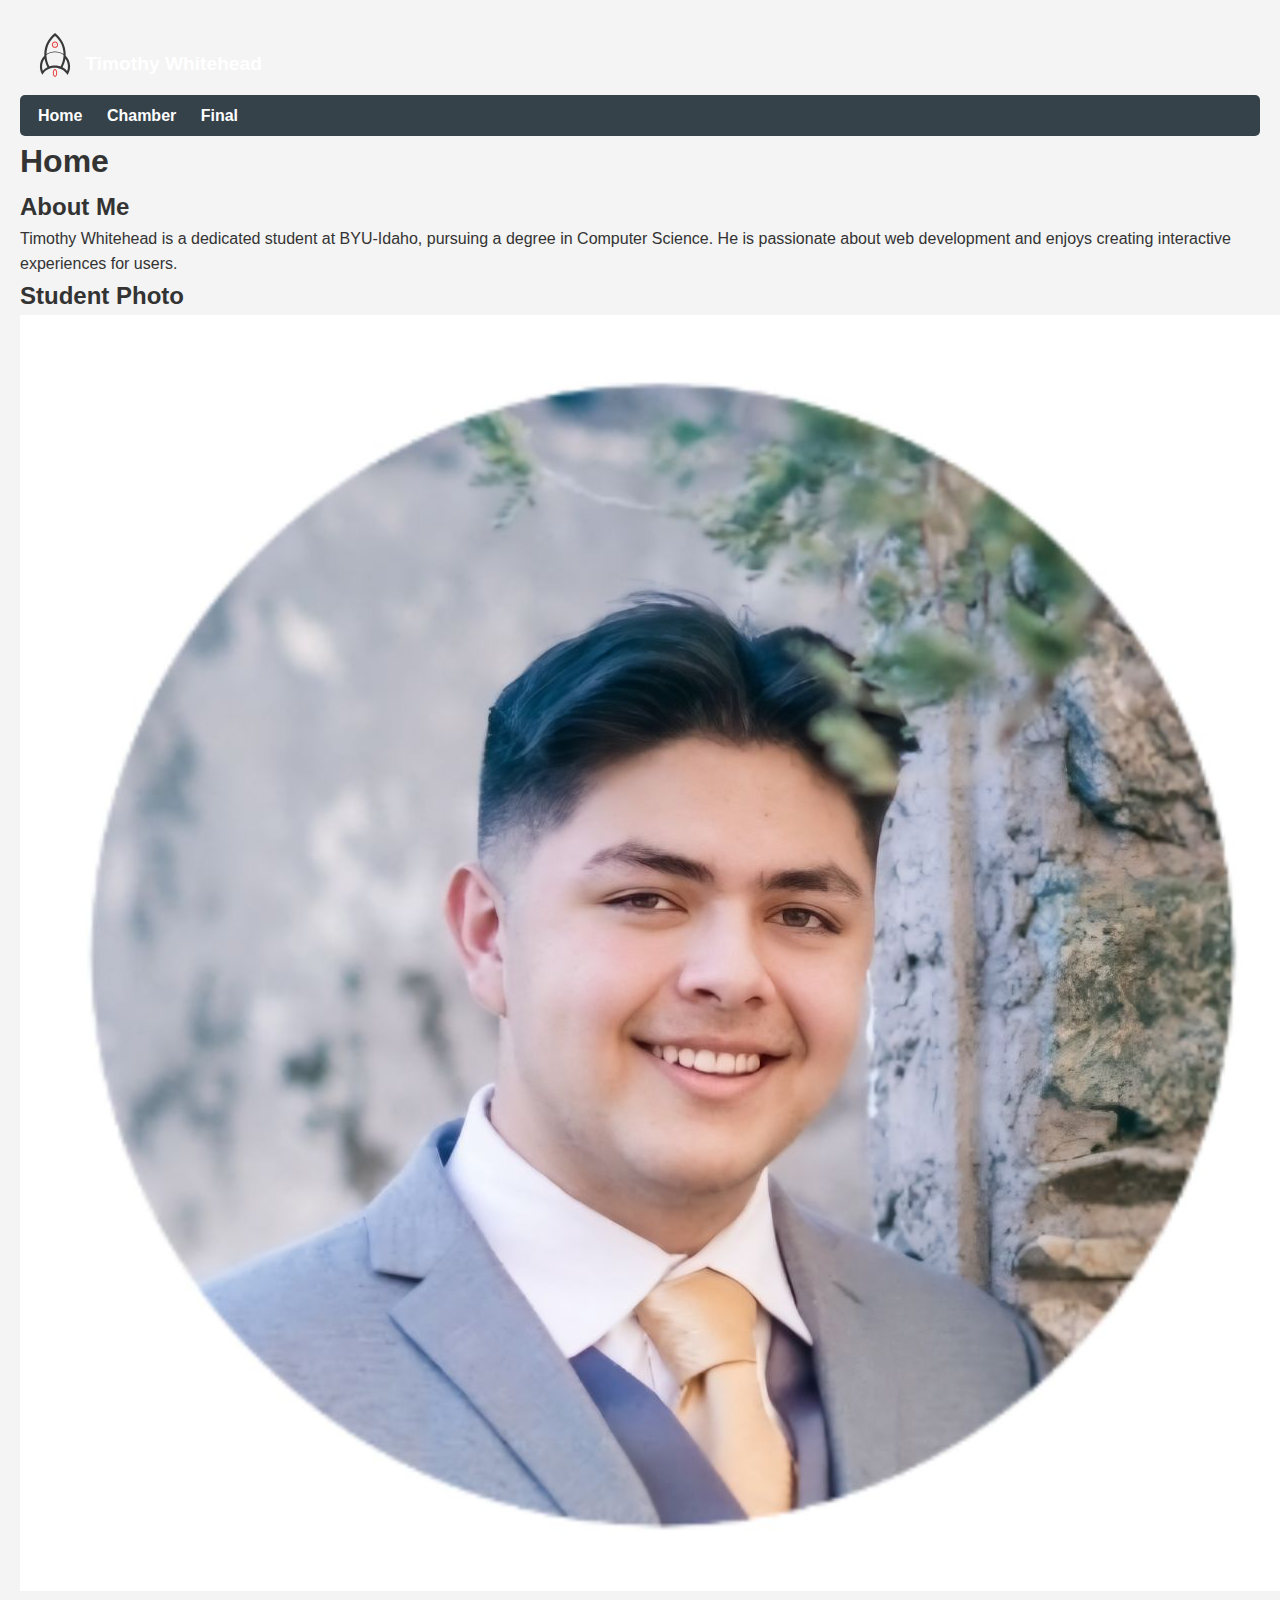
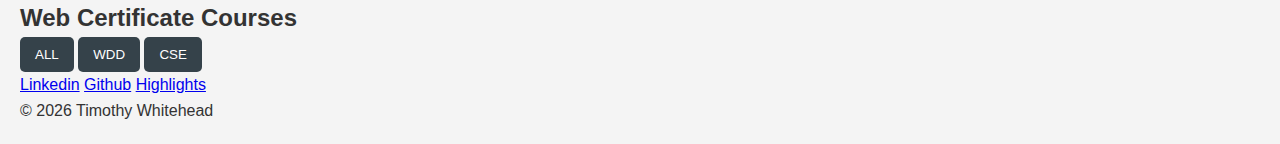
<file: index.html>
<!DOCTYPE html>
<html lang="en">
<head>
    <!-- quick notes -->
    <!-- img max size is 125kB -->
    <meta charset="UTF-8">
    <meta name="viewport" content="width=device-width, initial-scale=1.0">
    <meta description="This is the home page of the website.">
    <meta author="Timothy Whitehead">
    <title>Home Page</title>
    <link rel="stylesheet" href="styles/index.css">
    <script src="scripts/index.js" defer></script>
</head>
<body>
    <header>
        <!-- header needs logo, name, and hamburger menu -->
        <img class="logo" src="images/index_rocket.svg" alt="Logo"> Timothy Whitehead
        <span class="hamburger-menu">&#9776;</span>
    </header>
    <nav>
        <ul>
            <li><a href="index.html">Home</a></li>
            <li><a href="Chamber.html">Chamber</a></li>
            <li><a href="Final.html">Final</a></li>
        </ul>
    </nav>
    <main>
        <h1>Home</h1>
        <section>
            <h2>About Me</h2>
            <p>Timothy Whitehead is a dedicated student at BYU-Idaho, pursuing a degree in Computer Science. He is passionate about web development and enjoys creating interactive experiences for users.</p>
        </section>
        <section>
            <h2>Student Photo</h2>
            <img class="student_photo" src="images/student_photo.jpg" alt="Student Photo">
        </section>
        <section>
            <h2>Web Certificate Courses</h2>
            
            <button class="ALL">ALL</button>
            <button class="WDD">WDD</button>
            <button class="CSE">CSE</button>
            <span>
                <p class="ALL WDD">WDD130</p>
                <p class="ALL WDD">WDD131</p>
                <p class="ALL WDD">WDD231</p>
                <p class="ALL CSE">CSE110</p>
                <p class="ALL CSE">CSE111</p>
                <p class="ALL CSE">CSE210</p>
            </span>
            
        </section>
    </main>
    <footer>
        <ul>
            <span id="linkedin"><a href="https://www.linkedin.com/t-whitehead/">Linkedin</a></span>
            <span id="github"><a href="https://www.github.com/timowhit/">Github</a></span>
            <span id="careers"><a href="https://www.timowhit.github.com/Careers/">Highlights</a></span>
        </ul>
        <span id="currentyear">&copy; Timothy Whitehead</span>
    </footer>
</html>
</file>
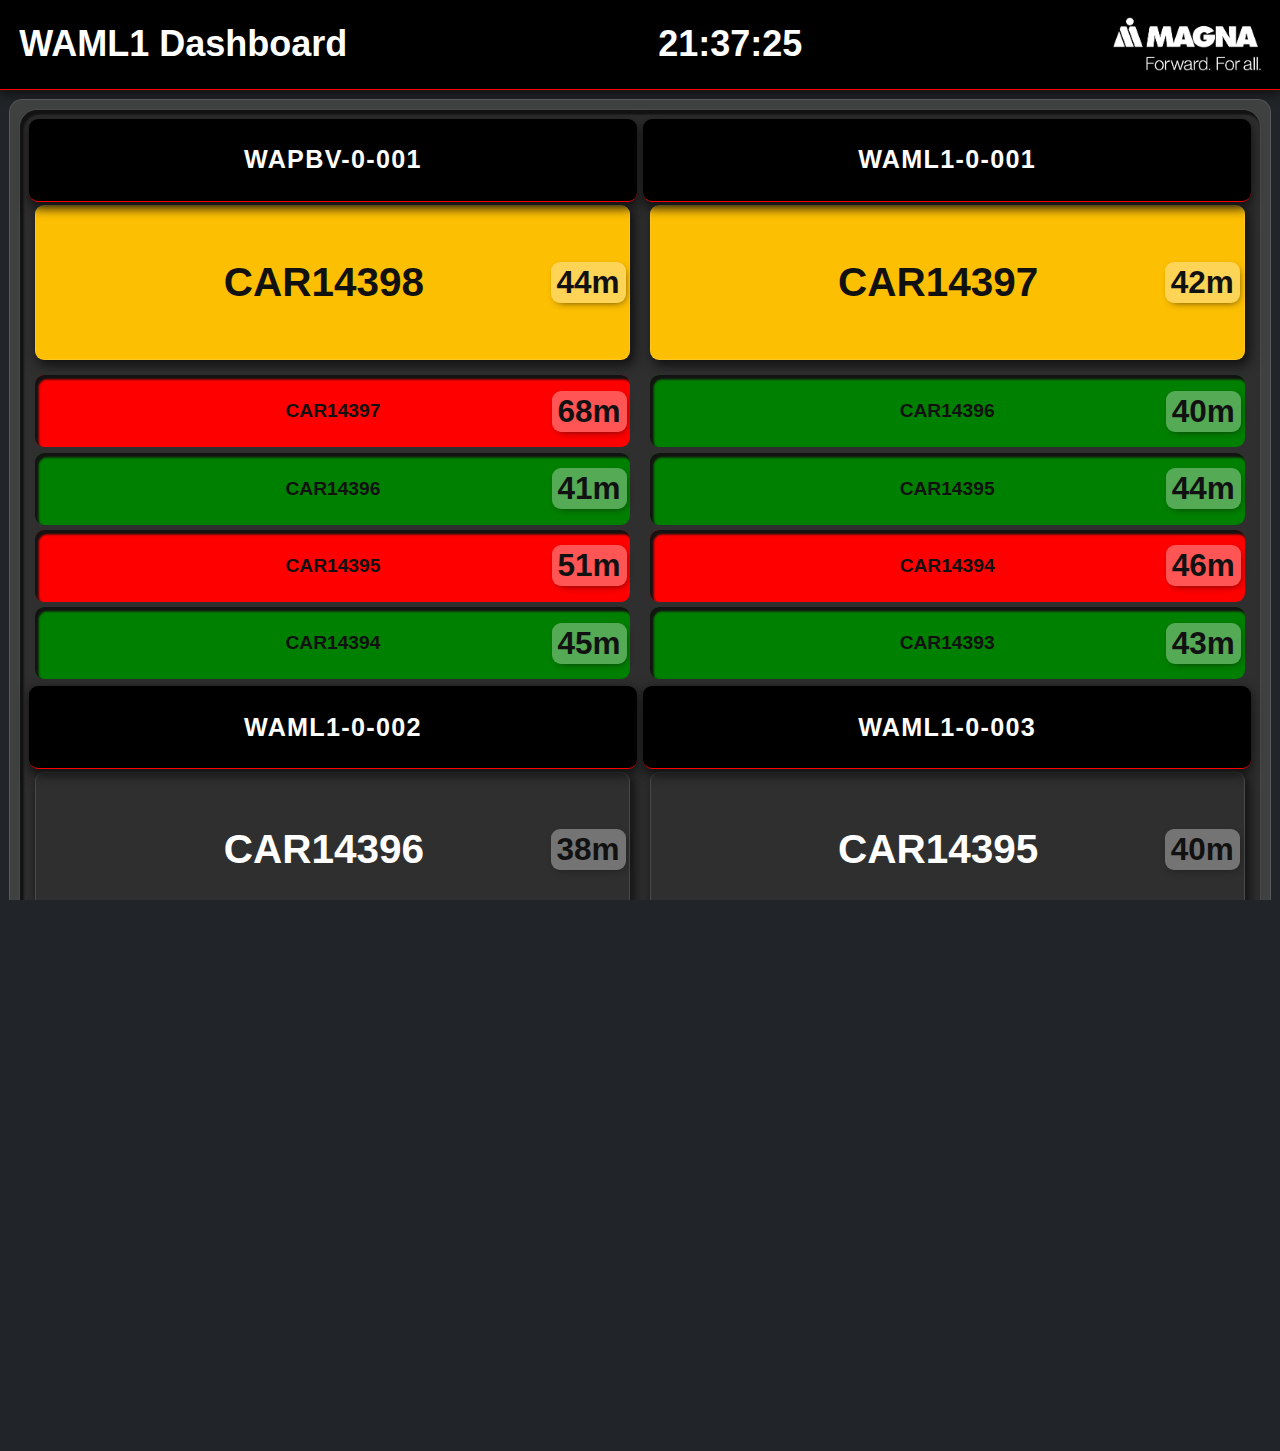
<file: magnadashboard.html>
<!DOCTYPE html>
<html lang="en">
<head runat="server">
    <meta charset="utf-8" />
    <meta name="viewport" content="width=device-width, initial-scale=1" />
    <meta name="description" content="Magna Steyr Mesa Dashboard Wireframe" />
    <meta name="author" content="Timothy A. Whitehead" />
    <title>Magna Steyr Mesa - Dashboard Wireframe</title>
    <style>
       
        body, html, form {
            height: 100%;               
            margin: 0;                  
            padding: 0;                 
            background-color: #212529;  
            color: white;               
            font-family: Arial, sans-serif;
            overflow: auto;           
        }
        body::-webkit-scrollbar, html::-webkit-scrollbar, form::-webkit-scrollbar {
            width: 0px;                
        }

        .bg-surface { background-color: #212529 !important; } 
        .bg-dark { background-color: #212529 !important; }    
        .bg-black { background-color: #000000 !important; }  
        .bg-accent { background-color: #2e73c7 !important; }   
        .bg-darkblue { background-color: #2e73c7 !important; }

        header {
            height: 7vh;
            background-color: #000000 !important;
            box-shadow: 0vw 0.5vh 1.2vh 1px var(--shadow);
            border-bottom: 0.2vh solid var(--red);
        }

        header .header-left,
        header .header-center,
        header .header-right {
            display: flex;     
            align-items: center;
            font-size: 4vh;
        }

       
        header .header-left {
            font-weight: bold;     
            color: white;   
            white-space: nowrap;    
        }

        header .header-center {
            justify-content: center;
            color: white;
        }

        .header-logo {
            height: 6vh; 
            width: auto;        
        }


        .dashboard-content {
            overflow: hidden;     
            flex: 1;               
            min-height: 0;           
        }

        .display-4 {
            font-size: clamp(1.5rem, 2.5vw, 2.5rem);
            font-weight: 600;      
        }

        .display-5 {
            font-size: clamp(0.9rem, 1.5vw, 1.5rem);
            font-weight: 600;  
        }

        .fw-bold { font-weight: bold !important; }     
        .text-black { color: #333 !important; }         
        .text-center { text-align: center; }            
        .text-end { text-align: right; }      

        .d-flex { display: flex !important; }        
        .flex-column { flex-direction: column !important; } 
        .flex-grow-1 {                                 
            flex-grow: 1 !important;
            max-height: 3000px;        
        }
        .vh-100 { height: 100vh !important; }          
        .h-100 { height: 100% !important; }   

        
        .row {
            margin-right: 0 !important; 
            margin-left: 0 !important;
        }

        .container-fluid {
            overflow-x: hidden;       
        }

        .col, .col-12 {
            flex: 1 0 0%;              
            padding-right: 0.5rem;      
            padding-left: 0.5rem;      
        }

        .col-12 {
            flex: 0 0 100%;            
            max-width: 100%;            
        }

        h1 {font-size: 2.8vh;}
        
        .gap { height: 1vh; }
        .g-2 { gap: clamp(0.25rem, 0.5vw, 0.5rem); }   
        .p-1 { padding: 1vh !important; } 
        .p-2 { padding: 1vh !important; }
        .py-2 {                                         
            padding-top: clamp(0.5rem, 1vw, 1rem) !important;
            padding-bottom: clamp(0.5rem, 1vw, 1rem) !important;
        }
        .px-3 {                                         
            padding-left: clamp(0.75rem, 1.5vw, 1.5rem) !important;
            padding-right: clamp(0.75rem, 1.5vw, 1.5rem) !important;
        }
        .mt-2 { margin-top: clamp(0.5rem, 1vw, 1rem) !important; }  
        .mb-2 { margin-bottom: clamp(0.5rem, 1vw, 1rem) !important; } 
        .mb-0 { margin-bottom: 0 !important; }      

        
        .align-items-center { align-items: center !important; }         
        .justify-content-center { justify-content: center !important; }   
        .justify-content-between { justify-content: space-between !important; } 

        .card {   
            border-radius: 1vw;       
            overflow: hidden;
        }

        .card-header {
            padding: clamp(0.4rem, 0.8vh, 0.8rem) clamp(0.75rem, 1.5vw, 1.5rem); 
            height:15%;
        }

        .card-body {
            padding: clamp(0.5rem, 1vw, 1rem); 
            height: 60%;
        }

        
        .table {
            width: 100%; 
            height: 100%; 
            table-layout: fixed;
            margin-bottom: 0; 
            border-collapse: collapse; 
        }
                       
        .tv-grid th,
        .tv-grid td {
            font-size: clamp(2.2rem, 2.5vw, 3.5rem);
            font-weight: 800;
            padding: 1.8rem 1.2rem;
            line-height: 1.1;
        }

        .tv-grid tbody tr {
           height: 12vh;
        }

        .tv-grid thead th {
        font-size: clamp(3.6rem, 4vw, 5rem);
        letter-spacing: 0.1vw;
        height: 8vh;
         }


        .table thead th {
            background-color: #000000; 
            color: white;              
            font-weight: bold;         
            border-color: #666;       
            height: clamp(2.5rem, 4vh, 4rem); 
        }

        
        .table tbody tr {
            height: 10vh;
        }


        .table tbody tr.empty-row {
            opacity: 0.5;              
        }

        .table tbody tr:hover {
            background-color: #2a2e32; 
        }

        
        .table tbody tr.on-time {
            background-color: #1a5928 !important;
        }

        .table tbody tr.warning {
            background-color: #8b6914 !important;
        }

        .table tbody tr.Overcycle {
            background-color: #ff1a1a !important;
        }

        .card-body .d-flex .justify-content-center .align-items-center {
            height: fit-content; 
        }

        .good { background-color: var(--green) !important; }
        .bad { background-color: var(--red) !important; }

        /* Scrollbar styles for gridview container */
        .gridview-container {
            overflow-y: auto;         
            overflow-x: hidden;        
            height: 100%;             
            position: relative;
            background: var(--bg-page);
            padding: .75rem;
            border: 0.1vw solid var(--glass);
            border-radius: 1vw;
        }
       
        .gridview-container::-webkit-scrollbar {
            width: 0px;            
        }

        /* Root colors tuned to your screenshot */
        :root{
        --bg-page: #3f4040;
        --bg-card: #2b2b2b;
        --bg-header: #1f1f1f;
        --text: #fff;
        --glass: #ffffff22;
        --shadow:#141313;
        --yellow: #FDBF02;  /* yellow top */
        --red: #FF0000;     /* red rows */
        --green: #008000;    /* green rows */
        }

        /* 4 equal columns, responsive down to 2/1 columns */
        .lines-grid{
        display: grid;
        grid-template-columns: repeat(4, 1fr);
        gap: 0.5vh 0.5vw;               /* spacing between columns */
        border: 0.1vw solid var(--glass);     /* outer frame */
        border-radius: 2vh;
        background: #2f2f2f;
        box-shadow: inset 0.3vh 0.4vh 2px 1px var(--shadow);
        padding: 1vh;
        }

        @media (max-width: 1700px){
        .lines-grid{ grid-template-columns: repeat(3, 1fr); }
        }
        @media (max-width: 1300px){
        .lines-grid{ grid-template-columns: repeat(2, 1fr); }
        }
        @media (max-width: 870px){
        .lines-grid{ grid-template-columns: 1fr; }
        }

        /* Each “line” column */
        .line-col{
        display: grid;
        gap: 0.1vh;
        }

        /* Column header */
        .line-header{
        background: var(--bg-header);
        text-align: center;
        padding: .6rem .4rem;
        letter-spacing: 0.1vw;
        border-radius: 1vh;
        z-index: 10;
        }

        /* Base cell */
        .cell{
        position: relative;
        display: grid;
        place-items: center;
        height: 8vh;
        font-weight: 700;
        font-size: 1.5vw;
        text-align: center;
        box-shadow: inset 0.3vh 0.4vh 2px 1px var(--shadow);
        border-radius: 1vh;
        margin: 0.25vh 0.5vw;
        }

        /* Top combined cell with side/right time bar */
        .cell-top{
            grid-template-columns: 1fr 2vh; /* big area + right time */
            align-items: stretch;
            height: 17vh;
            font-size: 4.5vh;
            border: 0.1vw solid var(--glass);
            box-shadow: 0.3vw 0.5vh 1.2vh 1px var(--shadow);
            z-index: 5;
        }
        .cell-top .cell-main{
        display: grid;
        place-items: center;
        }
        /* Row ages on non-top cells (right rail look) */
        .cell .age{
        position: absolute;
        right: 0.3vw;
        font-weight: 600;
        color: #111;
        background: #ffffff55;
        padding: 2px 6px;
        border-radius: 1vh;
        font-size: 3.5vh;
        box-shadow: 0.2vh 0.3vh 1vh -0.5vh var(--shadow);
        }

        /* Color helpers */
        .bg-yellow{ background: var(--yellow); color: #111; }
        .bg-red{ background: var(--red); color: #111; }
        .bg-green{ background: var(--green); color: #111; }

        /* KPI footer row */
        .kpi-row{
            padding: 0.5vh;
            margin: 1vh 4vw;
            border: 0.1vw solid var(--glass);
            border-radius: 2vh;
            background: #2b2b2b;
            display: grid;
            grid-template-columns: repeat(4, 1fr);
        }

        .kpi-head{
        background: var(--bg-header);
        color: #fff;
        font-weight: 700;
        font-size: 2.6vh;
        text-align: center;
        padding: .4rem .25rem;
        margin: 0.5vh 1.5vw;
        border-bottom: 0.2vh solid var(--red);
        border-radius: 2vh;
        }

        .kpi-val{
            background: var(--bg-page);
            text-align: center;
            font-weight: 800;
            font-size: 8vh;
            margin: 0.1vh 1.2vw;
            margin-bottom: 1vh;
            box-shadow: 0.3vh 0.5vh 4px 3px var(--bg-header);
            border: 0.1vw solid var(--glass);
            border-radius: 1vw;
        }

        footer {
            display: flex;
            justify-content: center;
            align-items: center;
            margin-top: 1vh;
        }

        #currentYear {
            font-size: 1.5vh;
            color: var(--glass);
            margin: 0;
        }
    </style>
</head>
<body>
    <header class="bg-black text-white py-2 px-3 d-flex align-items-center justify-content-between shadow">
        
        <div class="header-left fw-bold display-4">WAML1 Dashboard</div>        
       
        <div class="header-center display-4 text-center flex-grow-1">
            <span id="lblTime"></span>
        </div>
                
        <div class="header-right text-end">
            <img src="images/Magnalog.png" alt="Magna Steyr Logo" class="header-logo" />
        </div>
    </header>

    <main class="dashboard-content container-fluid d-flex flex-column p-2">
        <!-- ====================================== -->
        <!-- DATA GRID SECTION                      -->
        <!-- ====================================== -->
        <div class="grid-section flex-grow-1" style="position: relative;">
            <div class="card shadow-lg d-flex flex-column bg-dark h-100">
                <div class="card-body p-1 gridview-container">
                    <!-- ========================================= -->
                    <!-- GRID SECTION                              -->
                    <!-- ========================================= -->
                    <div class="lines-grid">

                        <!-- Column 1 Header -->
                        <section class="line-col">
                        <header class="line-header">
                            <h1>WAPBV-0-001</h1>
                        </header>

                        <!-- Column 1 Current Car -->
                        <div class="cell cell-top bg-yellow">
                            <div class="cell-main">CAR14398 <span class="age">44m</span></div>
                        </div>

                        <!-- Gap -->
                        <span class="gap"></span>

                        <!-- Column 1 Past Cars -->
                        <div class="cell bg-red">CAR14397 <span class="age">68m</span></div>
                        <div class="cell bg-green">CAR14396 <span class="age">41m</span></div>
                        <div class="cell bg-red">CAR14395 <span class="age">51m</span></div>
                        <div class="cell bg-green">CAR14394 <span class="age">45m</span></div>
                        </section>

                        <!-- Column 2 Header -->
                        <section class="line-col">
                        <header class="line-header">
                            <h1>WAML1-0-001</h1>
                        </header>

                        <!-- Column 2 Current Car -->
                        <div class="cell cell-top bg-yellow">
                            <div class="cell-main">CAR14397<span class="age">42m</span></div>
                        </div>
                        
                        <!-- Gap -->
                        <span class="gap"></span>
                        
                        <!-- Column 2 Past Cars -->
                        <div class="cell bg-green">CAR14396 <span class="age">40m</span></div>
                        <div class="cell bg-green">CAR14395 <span class="age">44m</span></div>
                        <div class="cell bg-red">CAR14394 <span class="age">46m</span></div>
                        <div class="cell bg-green">CAR14393 <span class="age">43m</span></div>
                        </section>

                        <!-- Column 3 Header -->
                        <section class="line-col">
                        <header class="line-header">
                            <h1>WAML1-0-002</h1>
                        </header>
                        
                        <!-- Column 3 Current Car -->
                        <div class="cell cell-top bg-transparent">
                            <div class="cell-main">CAR14396<span class="age">38m</span></div>
                        </div>
                        
                        <!-- Gap -->
                        <span class="gap"></span>
                        
                        <!-- Column 3 Past Cars -->
                        <div class="cell bg-green">CAR14395 <span class="age">45m</span></div>
                        <div class="cell bg-red">CAR14394 <span class="age">48m</span></div>
                        <div class="cell bg-red">CAR14393 <span class="age">80m</span></div>
                        <div class="cell bg-red">CAR14392 <span class="age">51m</span></div>
                        </section>

                        <!-- Column 4 Header -->
                        <section class="line-col">
                        <header class="line-header">
                            <h1>WAML1-0-003</h1>
                        </header>

                        <!-- Column 4 Current Car -->
                        <div class="cell cell-top bg-transparent">
                            <div class="cell-main">CAR14395<span class="age">40m</span></div>
                        </div>

                        <!-- Gap -->
                        <span class="gap"></span>

                        <!-- Column 4 Past Cars -->
                        <div class="cell bg-green">CAR14394 <span class="age">40m</span></div>
                        <div class="cell bg-green">CAR14393 <span class="age">42m</span></div>
                        <div class="cell bg-green">CAR14392 <span class="age">43m</span></div>
                        <div class="cell bg-green">CAR14391 <span class="age">43m</span></div>
                        </section>
                    </div>
                </div>
                <!-- ========================================= -->
                <!-- KPI SECTION                               -->
                <!-- ========================================= -->
                <div class="kpi-row">
                    <!-- KPI Header 1 -->
                    <div class="kpi-head">Target</div>
                    <!-- KPI Header 2 -->
                    <div class="kpi-head">Actual</div>
                    <!-- KPI Header 3 -->
                    <div class="kpi-head">FTC</div>
                    <!-- KPI Header 4 -->
                    <div class="kpi-head">Overcycle</div>


                    <!-- KPI Value 1 -->
                    <div id="kpi1" class="kpi-val">10</div>
                    <!-- KPI Value 2 -->
                    <div id="kpi2" class="kpi-val">5</div>
                    <!-- KPI Value 3 -->
                    <div id="kpi3" class="kpi-val">87%</div>
                    <!-- KPI Value 4 -->
                    <div id="kpi4" class="kpi-val">84m</div>
                </div>
            </div>
        </div>
        <!-- ========================================= -->
        <!-- FOOTER SECTION                            -->
        <!-- ========================================= -->
        <!--
        <footer>
            <p id="currentYear" class="muted"></p>
        </footer> 
        -->
    </main>
<script>
    
    // ==================== CLOCK ====================
    function updateClock() {
        const now = new Date();
        const timeString = now.toLocaleTimeString('en-US', { hour12: false });
        document.getElementById('lblTime').innerText = timeString;
    }
    setInterval(updateClock, 1000);
    updateClock();
    
    // ========== Set dynamic year in footer =========
    // document.getElementById('currentYear').textContent = `© ${new Date().getFullYear()} Magna Steyr Mesa. All rights reserved.`;

    // Identify if configured dark mode preference and set theme accordingly
    if (window.matchMedia && window.matchMedia('(prefers-color-scheme: dark)').matches) {
        document.body.classList.add('dark-mode');
    }
    
    // Helper to parse numbers from text (handles %, commas, 'm', etc.)
    function toNumber(text) {
        if (text == null) return NaN;
        const cleaned = String(text).replace(/[^0-9.-]/g, ''); // keep digits, dot, minus
        return cleaned ? parseFloat(cleaned) : NaN;
    }

    // Dynamic KPI colors set via JavaScript
    function updateKPIColors() {
        const kpi1Element = document.getElementById('kpi1');
        const kpi2Element = document.getElementById('kpi2');
        const kpi3Element = document.getElementById('kpi3');
        const kpi4Element = document.getElementById('kpi4');

        // Ensure all elements exist
        if (!kpi1Element || !kpi2Element || !kpi3Element || !kpi4Element) {
            console.warn('One or more KPI elements not found.');
            return;
        }

        // Clear prior state
        [kpi1Element, kpi2Element, kpi3Element, kpi4Element]
        .forEach(el => el.classList.remove('good', 'bad'));

        // Parse values (handles %, commas, and 'm', etc.)
        const kpi1 = toNumber(kpi1Element.textContent);
        const kpi2 = toNumber(kpi2Element.textContent);
        const kpi3 = toNumber(kpi3Element.textContent);
        const kpi4 = toNumber(kpi4Element.textContent);

        if ([kpi1, kpi2, kpi3, kpi4].some(Number.isNaN)) {
            console.warn('Invalid KPI number detected', { kpi1, kpi2, kpi3, kpi4 });
            return;
        }

        // KPI2: good if kpi2 <= kpi1
        kpi2Element.classList.add(kpi1 <= kpi2 ? 'good' : 'bad');

        // KPI3: good if >= 85
        kpi3Element.classList.add(kpi3 >= 85 ? 'good' : 'bad');

        // KPI4: good if <= 80
        kpi4Element.classList.add(kpi4 <= 80 ? 'good' : 'bad');
    }

    // Run once the DOM is ready
    document.addEventListener('DOMContentLoaded', updateKPIColors);

</script>
</body>
</html>
</file>
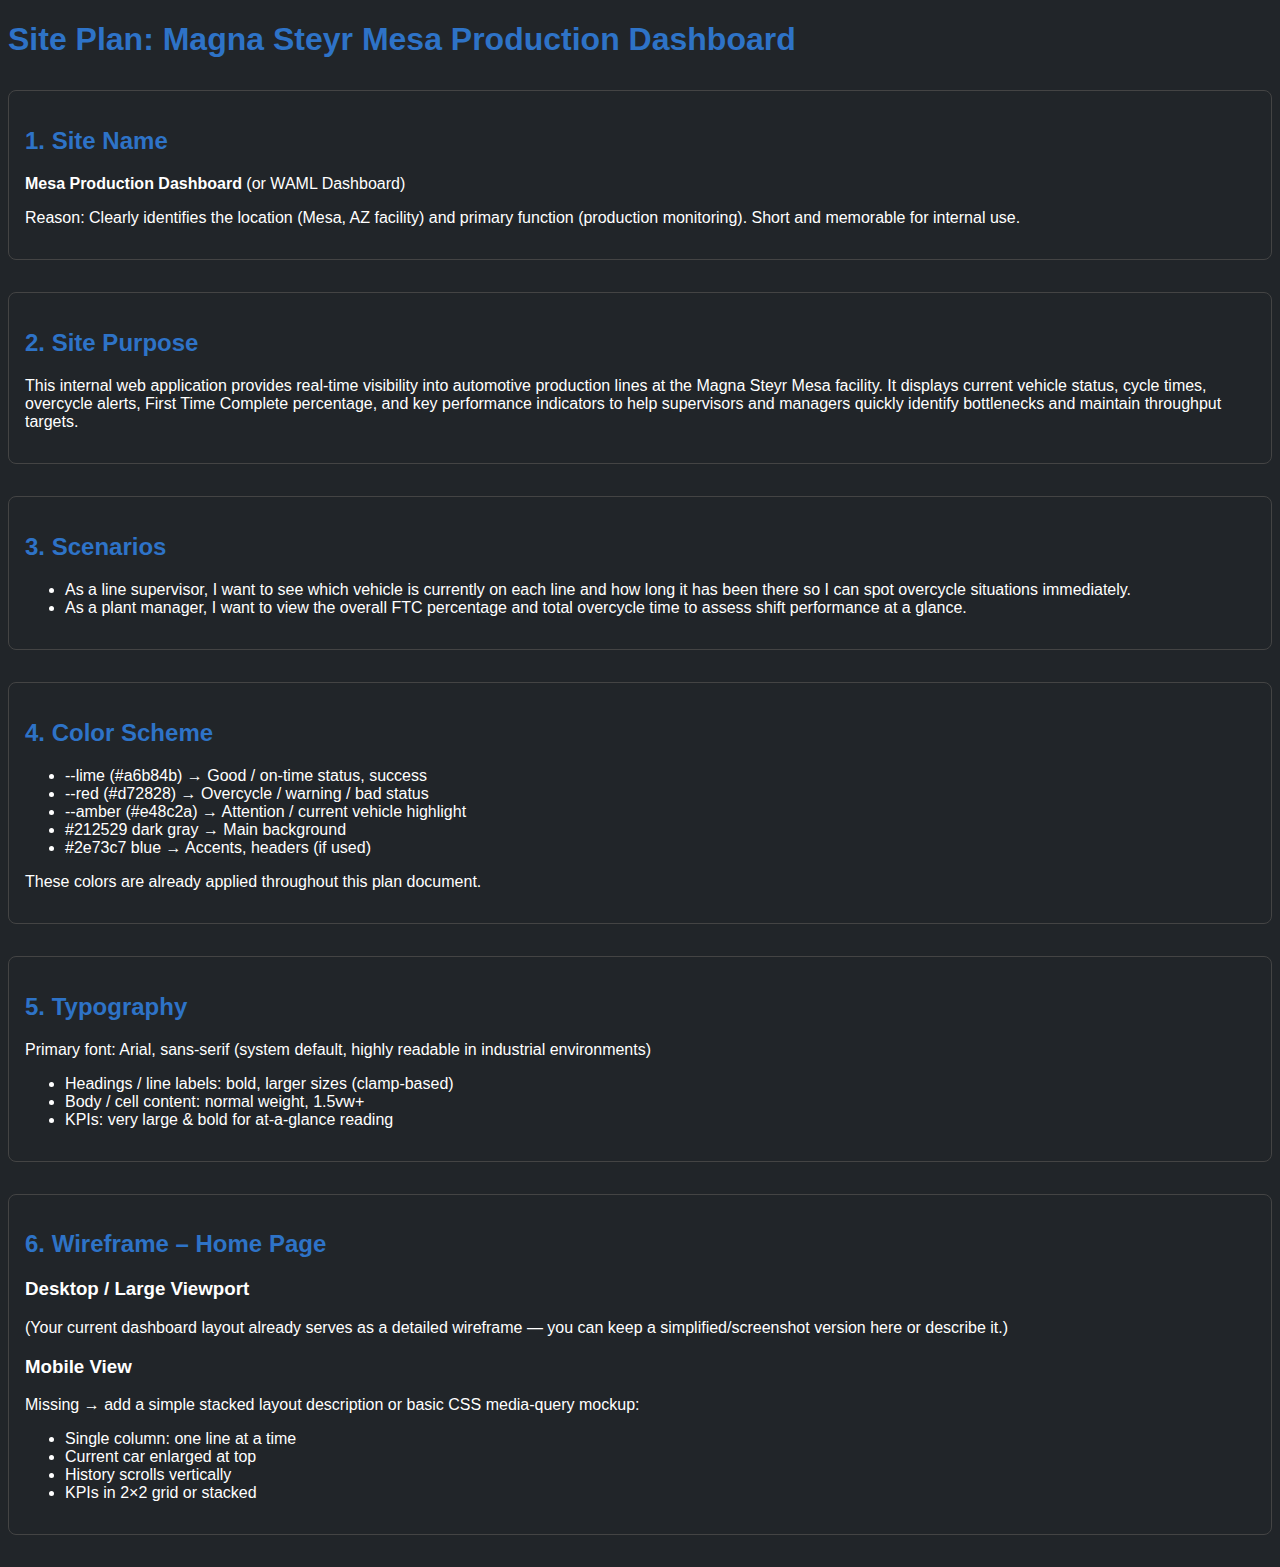
<file: siteplan.html>
<!DOCTYPE html>
<html lang="en">
<head>
  <meta charset="utf-8">
  <title>Project Site Plan – Magna Steyr Mesa Dashboard</title>
  <style>
    /* your existing :root variables + styles – keep them! */
    body { font-family: Arial, sans-serif; color: white; background: #212529; }
    h1, h2 { color: #2e73c7; } /* or your accent */
    section { margin: 2rem 0; padding: 1rem; border: 1px solid #444; border-radius: 8px; }
  </style>
</head>
<body>

  <header>
    <h1>Site Plan: Magna Steyr Mesa Production Dashboard</h1>
  </header>

  <main>
    <section>
      <h2>1. Site Name</h2>
      <p><strong>Mesa Production Dashboard</strong> (or WAML Dashboard)</p>
      <p>Reason: Clearly identifies the location (Mesa, AZ facility) and primary function (production monitoring). Short and memorable for internal use.</p>
    </section>

    <section>
      <h2>2. Site Purpose</h2>
      <p>This internal web application provides real-time visibility into automotive production lines at the Magna Steyr Mesa facility. It displays current vehicle status, cycle times, overcycle alerts, First Time Complete percentage, and key performance indicators to help supervisors and managers quickly identify bottlenecks and maintain throughput targets.</p>
    </section>

    <section>
      <h2>3. Scenarios</h2>
      <ul>
        <li>As a line supervisor, I want to see which vehicle is currently on each line and how long it has been there so I can spot overcycle situations immediately.</li>
        <li>As a plant manager, I want to view the overall FTC percentage and total overcycle time to assess shift performance at a glance.</li>
      </ul>
    </section>

    <section>
      <h2>4. Color Scheme</h2>
      <ul>
        <li>--lime (#a6b84b) → Good / on-time status, success</li>
        <li>--red (#d72828) → Overcycle / warning / bad status</li>
        <li>--amber (#e48c2a) → Attention / current vehicle highlight</li>
        <li>#212529 dark gray → Main background</li>
        <li>#2e73c7 blue → Accents, headers (if used)</li>
      </ul>
      <p>These colors are already applied throughout this plan document.</p>
    </section>

    <section>
      <h2>5. Typography</h2>
      <p>Primary font: Arial, sans-serif (system default, highly readable in industrial environments)</p>
      <ul>
        <li>Headings / line labels: bold, larger sizes (clamp-based)</li>
        <li>Body / cell content: normal weight, 1.5vw+</li>
        <li>KPIs: very large & bold for at-a-glance reading</li>
      </ul>
    </section>

    <section>
      <h2>6. Wireframe – Home Page</h2>
      <h3>Desktop / Large Viewport</h3>
      <p>(Your current dashboard layout already serves as a detailed wireframe — you can keep a simplified/screenshot version here or describe it.)</p>

      <h3>Mobile View</h3>
      <p>Missing → add a simple stacked layout description or basic CSS media-query mockup:</p>
      <ul>
        <li>Single column: one line at a time</li>
        <li>Current car enlarged at top</li>
        <li>History scrolls vertically</li>
        <li>KPIs in 2×2 grid or stacked</li>
      </ul>
      <!-- Add simple boxes / ASCII art or a second <div class="lines-grid"> with media query -->
    </section>
  </main>

</body>
</html>
</file>
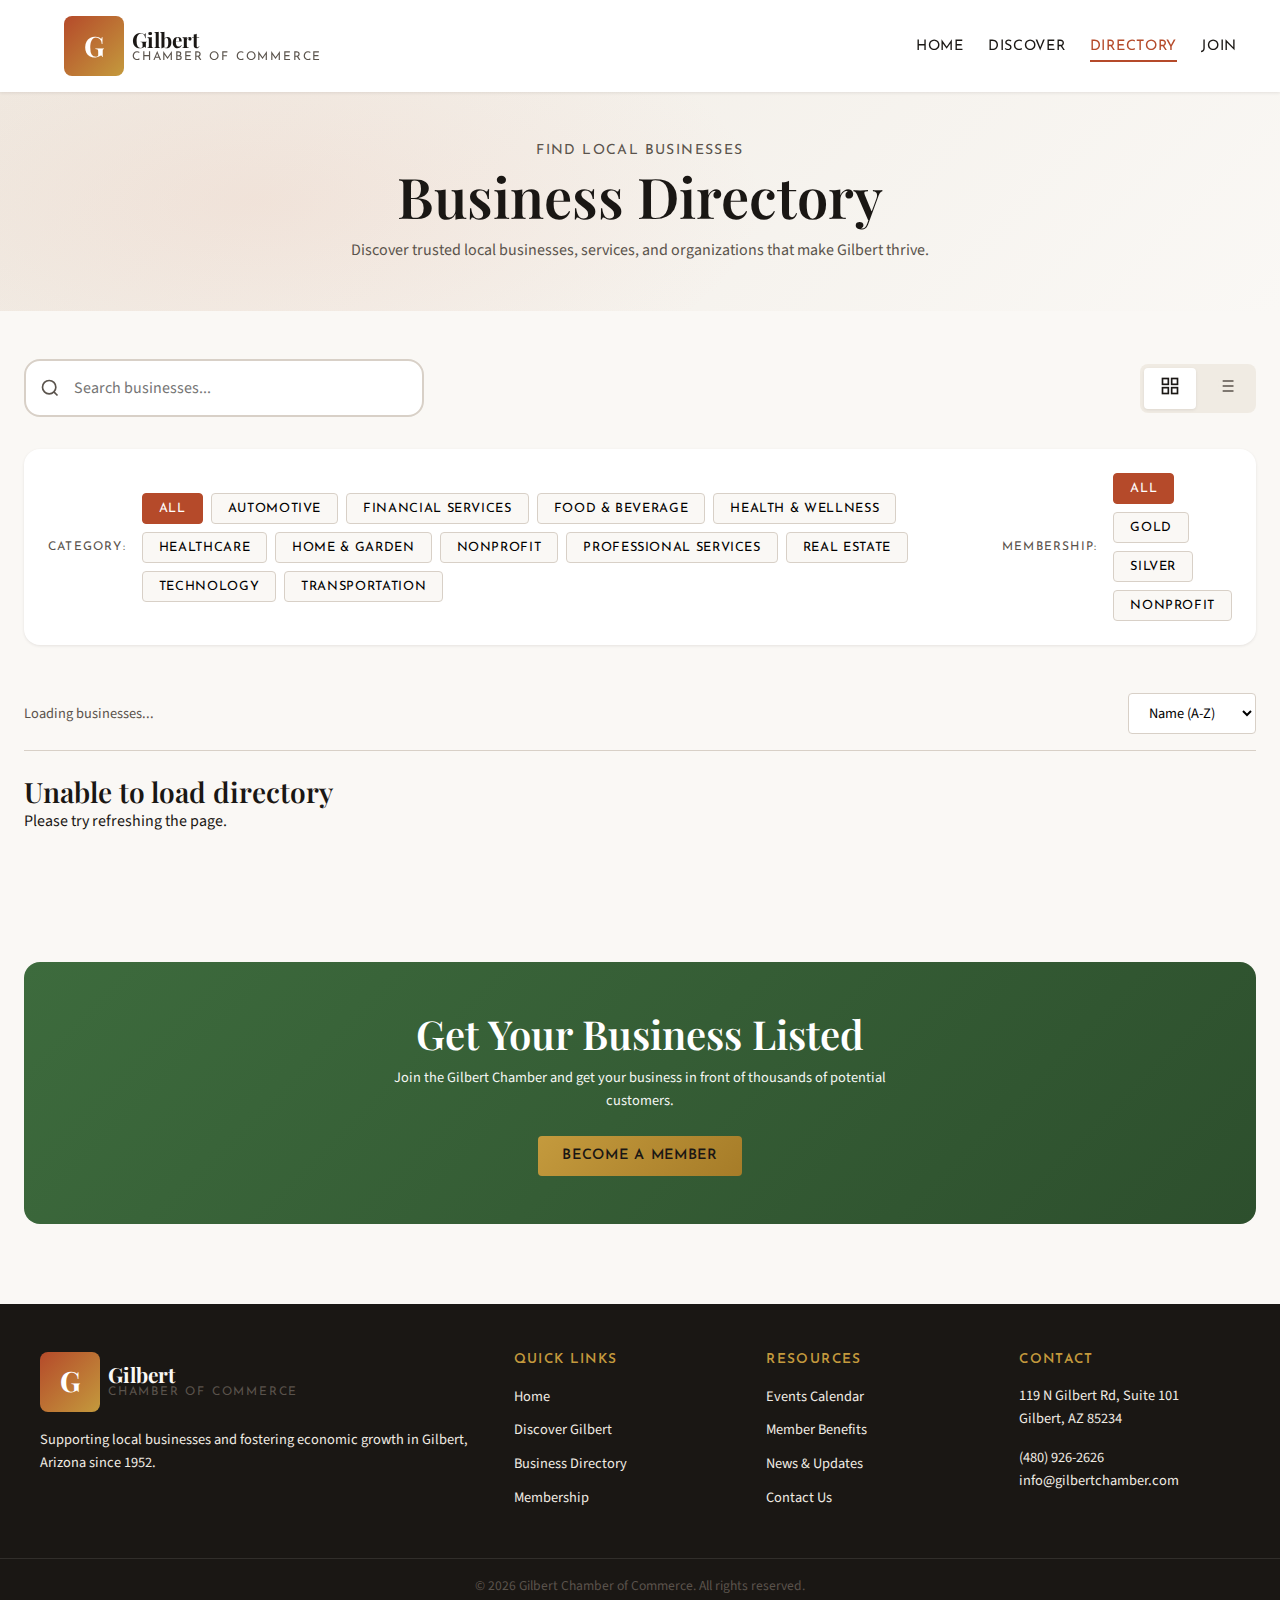
<file: chamber/directory.html>
<!DOCTYPE html>
<html lang="en">
<head>
  <meta charset="UTF-8">
  <meta name="viewport" content="width=device-width, initial-scale=1.0">
  <meta name="description" content="Gilbert Chamber of Commerce Business Directory - Find local businesses, services, and organizations in Gilbert, Arizona.">
  
  <title>Business Directory | Gilbert Chamber of Commerce</title>
  
  <!-- Fonts -->
  <link rel="preconnect" href="https://fonts.googleapis.com">
  <link rel="preconnect" href="https://fonts.gstatic.com" crossorigin>
  <link href="https://fonts.googleapis.com/css2?family=Josefin+Sans:wght@400;500;600;700&family=Playfair+Display:wght@400;500;600;700&family=Source+Sans+3:wght@300;400;500;600&display=swap" rel="stylesheet">
  
  <!-- Styles -->
  <link rel="stylesheet" href="styles/base.css">
  <link rel="stylesheet" href="styles/larger.css">
  <link rel="stylesheet" href="styles/directory.css">
  
  <!-- Favicon -->
  <link rel="icon" type="image/svg+xml" href="data:image/svg+xml,<svg xmlns='http://www.w3.org/2000/svg' viewBox='0 0 100 100'><text y='.9em' font-size='90'>🌵</text></svg>">
</head>
<body>
  <!-- Header -->
  <header class="site-header">
    <div class="header-container">
      <a href="../index.html" class="logo">
        <div class="logo-icon">G</div>
        <div class="logo-text">
          <span class="logo-title">Gilbert</span>
          <span class="logo-subtitle">Chamber of Commerce</span>
        </div>
      </a>
      
      <button class="nav-toggle" aria-label="Toggle navigation" aria-expanded="false">
        <span></span>
        <span></span>
        <span></span>
      </button>
      
      <nav class="main-nav" aria-label="Main navigation">
        <ul class="nav-list">
          <li><a href="timowhit.github.io/wdd231/index.html" class="nav-link">Home</a></li>
          <li><a href="discover.html" class="nav-link">Discover</a></li>
          <li><a href="directory.html" class="nav-link active">Directory</a></li>
          <li><a href="join.html" class="nav-link">Join</a></li>
        </ul>
      </nav>
      
      <div class="nav-overlay"></div>
    </div>
  </header>

  <main>
    <!-- Page Header -->
    <section class="page-header">
      <div class="container">
        <p class="text-accent">Find Local Businesses</p>
        <h1>Business Directory</h1>
        <p>Discover trusted local businesses, services, and organizations that make Gilbert thrive.</p>
      </div>
    </section>

    <!-- Directory Section -->
    <section class="section">
      <div class="container">
        <!-- Search and Controls -->
        <div class="directory-controls">
          <div class="search-box">
            <svg width="20" height="20" fill="none" stroke="currentColor" stroke-width="2" viewBox="0 0 24 24">
              <circle cx="11" cy="11" r="8"/>
              <path d="m21 21-4.35-4.35"/>
            </svg>
            <input type="text" id="search-input" placeholder="Search businesses..." aria-label="Search businesses">
          </div>
          
          <div class="view-toggle">
            <button id="grid-view-btn" class="active" aria-label="Grid view">
              <svg width="20" height="20" fill="none" stroke="currentColor" stroke-width="2" viewBox="0 0 24 24">
                <rect x="3" y="3" width="7" height="7"/>
                <rect x="14" y="3" width="7" height="7"/>
                <rect x="3" y="14" width="7" height="7"/>
                <rect x="14" y="14" width="7" height="7"/>
              </svg>
            </button>
            <button id="list-view-btn" aria-label="List view">
              <svg width="20" height="20" fill="none" stroke="currentColor" stroke-width="2" viewBox="0 0 24 24">
                <path d="M8 6h13M8 12h13M8 18h13M3 6h.01M3 12h.01M3 18h.01"/>
              </svg>
            </button>
          </div>
        </div>

        <!-- Filters -->
        <div class="filter-bar">
          <div class="filter-group">
            <span class="filter-label">Category:</span>
            <div class="filter-buttons" id="category-filters">
              <!-- Populated by JavaScript -->
            </div>
          </div>
          
          <div class="filter-group">
            <span class="filter-label">Membership:</span>
            <div class="filter-buttons" id="membership-filters">
              <button class="filter-btn active" data-filter="all">All</button>
              <button class="filter-btn" data-filter="gold">Gold</button>
              <button class="filter-btn" data-filter="silver">Silver</button>
              <button class="filter-btn" data-filter="nonprofit">Nonprofit</button>
            </div>
          </div>
        </div>

        <!-- Results Info -->
        <div class="results-info">
          <span class="results-count" id="results-count">Loading businesses...</span>
          <select class="sort-select" id="sort-select" aria-label="Sort businesses">
            <option value="name-asc">Name (A-Z)</option>
            <option value="name-desc">Name (Z-A)</option>
            <option value="newest">Newest First</option>
            <option value="oldest">Oldest First</option>
          </select>
        </div>

        <!-- Business Grid -->
        <div class="business-grid" id="business-grid">
          <!-- Populated by JavaScript -->
        </div>
        
        <!-- No Results Message -->
        <div class="no-results" id="no-results" style="display: none;">
          <h3>No businesses found</h3>
          <p>Try adjusting your search or filters to find what you're looking for.</p>
        </div>
      </div>
    </section>

    <!-- CTA Section -->
    <section class="section" style="padding-top: 0;">
      <div class="container">
        <div class="cta-section">
          <h2>Get Your Business Listed</h2>
          <p>Join the Gilbert Chamber and get your business in front of thousands of potential customers.</p>
          <a href="join.html" class="btn btn-gold">Become a Member</a>
        </div>
      </div>
    </section>
  </main>

  <!-- Footer -->
  <footer class="site-footer">
    <div class="footer-main">
      <div class="container">
        <div class="footer-grid">
          <div class="footer-section">
            <div class="logo" style="margin-bottom: var(--space-md);">
              <div class="logo-icon">G</div>
              <div class="logo-text">
                <span class="logo-title" style="color: var(--color-bg);">Gilbert</span>
                <span class="logo-subtitle">Chamber of Commerce</span>
              </div>
            </div>
            <p>Supporting local businesses and fostering economic growth in Gilbert, Arizona since 1952.</p>
          </div>
          
          <div class="footer-section">
            <h4>Quick Links</h4>
            <ul class="footer-links">
              <li><a href="index.html">Home</a></li>
              <li><a href="discover.html">Discover Gilbert</a></li>
              <li><a href="directory.html">Business Directory</a></li>
              <li><a href="join.html">Membership</a></li>
            </ul>
          </div>
          
          <div class="footer-section">
            <h4>Resources</h4>
            <ul class="footer-links">
              <li><a href="#">Events Calendar</a></li>
              <li><a href="#">Member Benefits</a></li>
              <li><a href="#">News & Updates</a></li>
              <li><a href="#">Contact Us</a></li>
            </ul>
          </div>
          
          <div class="footer-section">
            <h4>Contact</h4>
            <p>119 N Gilbert Rd, Suite 101<br>Gilbert, AZ 85234</p>
            <p style="margin-top: var(--space-sm);">
              <a href="tel:+14809262626">(480) 926-2626</a><br>
              <a href="mailto:info@gilbertchamber.com">info@gilbertchamber.com</a>
            </p>
          </div>
        </div>
      </div>
    </div>
    <div class="footer-bottom">
      <div class="container">
        <p>&copy; <span id="current-year">2024</span> Gilbert Chamber of Commerce. All rights reserved.</p>
      </div>
    </div>
  </footer>

  <script src="scripts/main.js"></script>
  <script src="scripts/directory.js"></script>
</body>
</html>
</file>
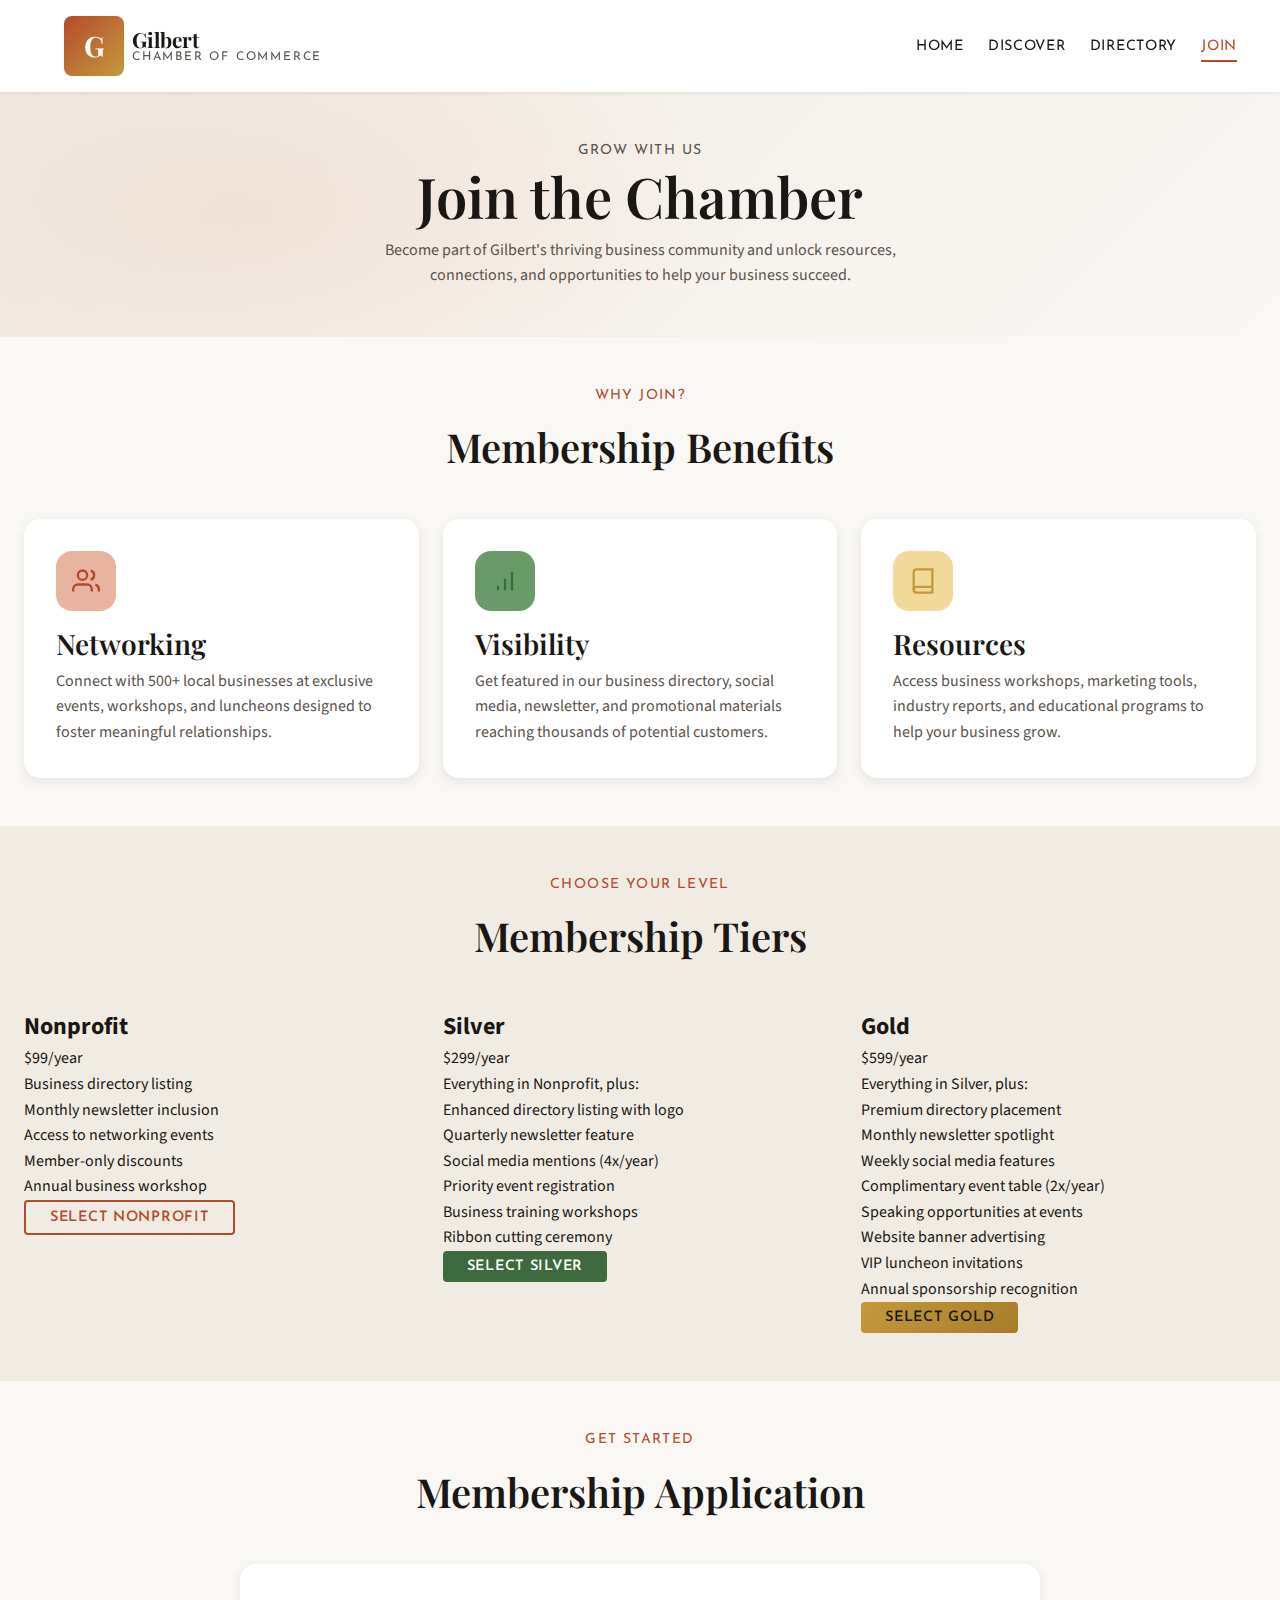
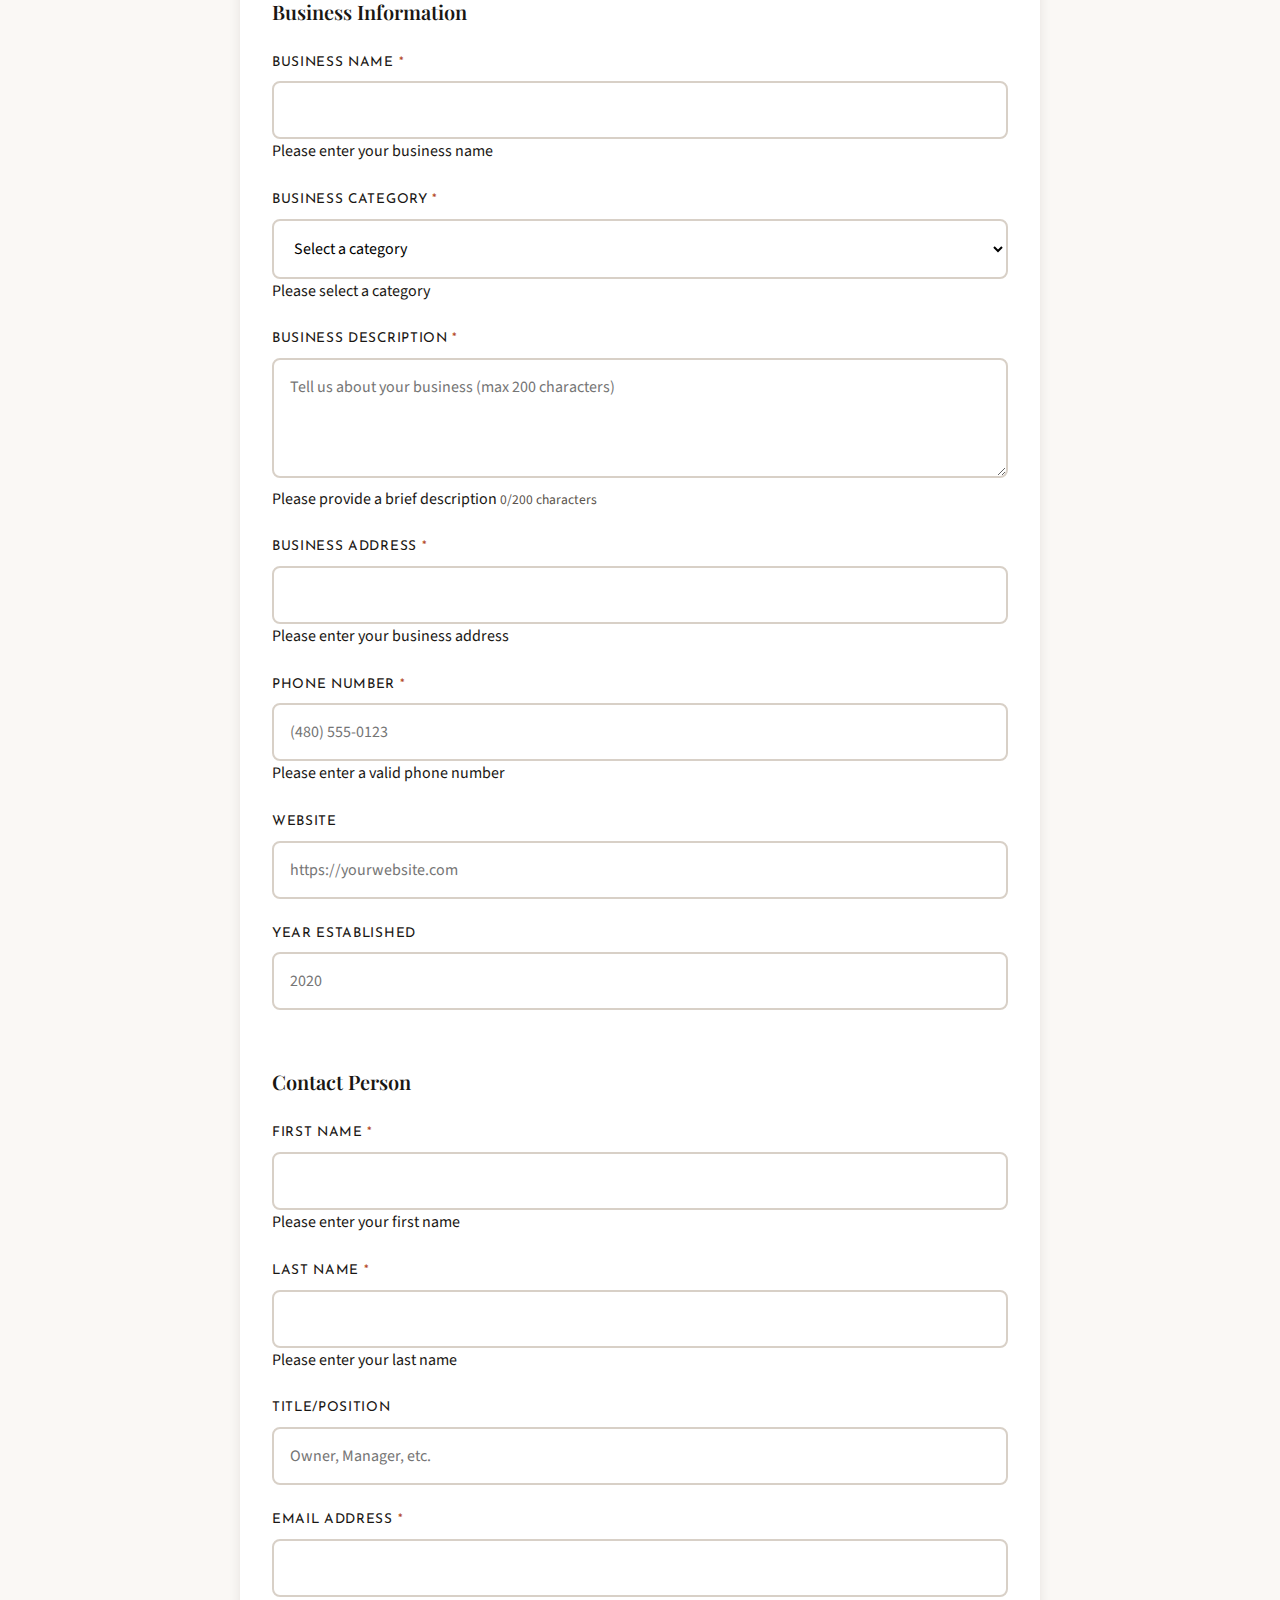
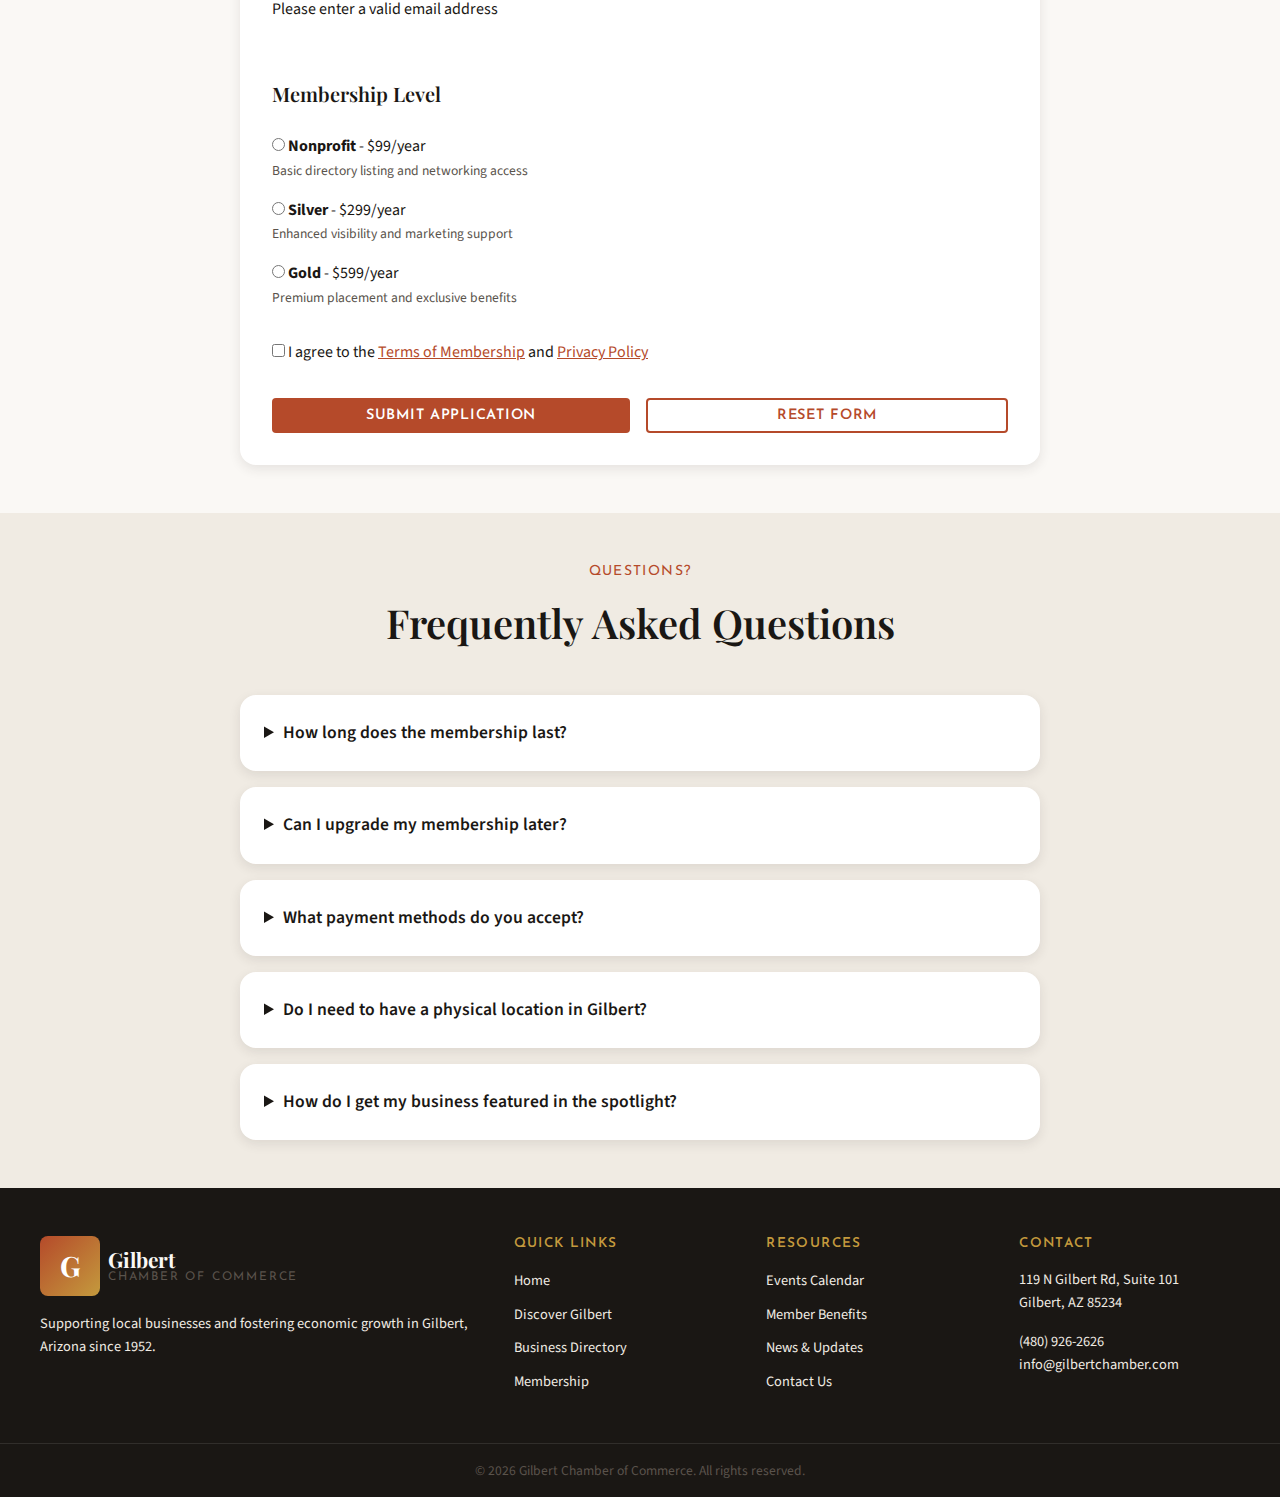
<file: chamber/join.html>
<!DOCTYPE html>
<html lang="en">
<head>
  <meta charset="UTF-8">
  <meta name="viewport" content="width=device-width, initial-scale=1.0">
  <meta name="description" content="Join the Gilbert Chamber of Commerce - Explore membership benefits and apply to become a member today.">
  
  <title>Join the Chamber | Gilbert Chamber of Commerce</title>
  
  <!-- Fonts -->
  <link rel="preconnect" href="https://fonts.googleapis.com">
  <link rel="preconnect" href="https://fonts.gstatic.com" crossorigin>
  <link href="https://fonts.googleapis.com/css2?family=Josefin+Sans:wght@400;500;600;700&family=Playfair+Display:wght@400;500;600;700&family=Source+Sans+3:wght@300;400;500;600&display=swap" rel="stylesheet">
  
  <!-- Styles -->
  <link rel="stylesheet" href="styles/base.css">
  <link rel="stylesheet" href="styles/larger.css">
  
  <!-- Favicon -->
  <link rel="icon" type="image/svg+xml" href="data:image/svg+xml,<svg xmlns='http://www.w3.org/2000/svg' viewBox='0 0 100 100'><text y='.9em' font-size='90'>🌵</text></svg>">
</head>
<body>
  <!-- Header -->
  <header class="site-header">
    <div class="header-container">
      <a href="../index.html" class="logo">
        <div class="logo-icon">G</div>
        <div class="logo-text">
          <span class="logo-title">Gilbert</span>
          <span class="logo-subtitle">Chamber of Commerce</span>
        </div>
      </a>
      
      <button class="nav-toggle" aria-label="Toggle navigation" aria-expanded="false">
        <span></span>
        <span></span>
        <span></span>
      </button>
      
      <nav class="main-nav" aria-label="Main navigation">
        <ul class="nav-list">
          <li><a href="index.html" class="nav-link">Home</a></li>
          <li><a href="discover.html" class="nav-link">Discover</a></li>
          <li><a href="directory.html" class="nav-link">Directory</a></li>
          <li><a href="join.html" class="nav-link active">Join</a></li>
        </ul>
      </nav>
      
      <div class="nav-overlay"></div>
    </div>
  </header>

  <main>
    <!-- Page Header -->
    <section class="page-header">
      <div class="container">
        <p class="text-accent">Grow With Us</p>
        <h1>Join the Chamber</h1>
        <p>Become part of Gilbert's thriving business community and unlock resources, connections, and opportunities to help your business succeed.</p>
      </div>
    </section>

    <!-- Benefits Section -->
    <section class="section">
      <div class="container">
        <div class="section-header" style="text-align: center; margin-bottom: var(--space-2xl);">
          <p class="text-accent">Why Join?</p>
          <h2>Membership Benefits</h2>
        </div>
        
        <div class="cards-grid">
          <div class="card" style="padding: var(--space-xl);">
            <div style="width: 60px; height: 60px; background: var(--color-primary-light); border-radius: var(--radius-lg); display: flex; align-items: center; justify-content: center; margin-bottom: var(--space-md);">
              <svg width="28" height="28" fill="none" stroke="var(--color-primary)" stroke-width="2" viewBox="0 0 24 24">
                <path d="M17 21v-2a4 4 0 0 0-4-4H5a4 4 0 0 0-4 4v2"/>
                <circle cx="9" cy="7" r="4"/>
                <path d="M23 21v-2a4 4 0 0 0-3-3.87M16 3.13a4 4 0 0 1 0 7.75"/>
              </svg>
            </div>
            <h3 style="margin-bottom: var(--space-sm);">Networking</h3>
            <p style="color: var(--color-text-muted);">Connect with 500+ local businesses at exclusive events, workshops, and luncheons designed to foster meaningful relationships.</p>
          </div>
          
          <div class="card" style="padding: var(--space-xl);">
            <div style="width: 60px; height: 60px; background: var(--color-secondary-light); border-radius: var(--radius-lg); display: flex; align-items: center; justify-content: center; margin-bottom: var(--space-md);">
              <svg width="28" height="28" fill="none" stroke="var(--color-secondary)" stroke-width="2" viewBox="0 0 24 24">
                <path d="M12 20V10M18 20V4M6 20v-4"/>
              </svg>
            </div>
            <h3 style="margin-bottom: var(--space-sm);">Visibility</h3>
            <p style="color: var(--color-text-muted);">Get featured in our business directory, social media, newsletter, and promotional materials reaching thousands of potential customers.</p>
          </div>
          
          <div class="card" style="padding: var(--space-xl);">
            <div style="width: 60px; height: 60px; background: var(--color-accent-light); border-radius: var(--radius-lg); display: flex; align-items: center; justify-content: center; margin-bottom: var(--space-md);">
              <svg width="28" height="28" fill="none" stroke="var(--color-accent)" stroke-width="2" viewBox="0 0 24 24">
                <path d="M4 19.5A2.5 2.5 0 0 1 6.5 17H20"/>
                <path d="M6.5 2H20v20H6.5A2.5 2.5 0 0 1 4 19.5v-15A2.5 2.5 0 0 1 6.5 2z"/>
              </svg>
            </div>
            <h3 style="margin-bottom: var(--space-sm);">Resources</h3>
            <p style="color: var(--color-text-muted);">Access business workshops, marketing tools, industry reports, and educational programs to help your business grow.</p>
          </div>
        </div>
      </div>
    </section>

    <!-- Membership Tiers -->
    <section class="section" style="background: var(--color-bg-alt);">
      <div class="container">
        <div class="section-header" style="text-align: center; margin-bottom: var(--space-2xl);">
          <p class="text-accent">Choose Your Level</p>
          <h2>Membership Tiers</h2>
        </div>
        
        <div class="tiers-grid">
          <!-- Nonprofit Tier -->
          <div class="tier-card">
            <div class="tier-header">
              <span class="tier-name">Nonprofit</span>
              <div class="tier-price">$99<span>/year</span></div>
            </div>
            <ul class="tier-features">
              <li>Business directory listing</li>
              <li>Monthly newsletter inclusion</li>
              <li>Access to networking events</li>
              <li>Member-only discounts</li>
              <li>Annual business workshop</li>
            </ul>
            <button class="btn btn-outline select-tier" data-tier="nonprofit">Select Nonprofit</button>
          </div>
          
          <!-- Silver Tier -->
          <div class="tier-card">
            <div class="tier-header">
              <span class="tier-name">Silver</span>
              <div class="tier-price">$299<span>/year</span></div>
            </div>
            <ul class="tier-features">
              <li>Everything in Nonprofit, plus:</li>
              <li>Enhanced directory listing with logo</li>
              <li>Quarterly newsletter feature</li>
              <li>Social media mentions (4x/year)</li>
              <li>Priority event registration</li>
              <li>Business training workshops</li>
              <li>Ribbon cutting ceremony</li>
            </ul>
            <button class="btn btn-secondary select-tier" data-tier="silver">Select Silver</button>
          </div>
          
          <!-- Gold Tier (Featured) -->
          <div class="tier-card featured">
            <div class="tier-header">
              <span class="tier-name">Gold</span>
              <div class="tier-price">$599<span>/year</span></div>
            </div>
            <ul class="tier-features">
              <li>Everything in Silver, plus:</li>
              <li>Premium directory placement</li>
              <li>Monthly newsletter spotlight</li>
              <li>Weekly social media features</li>
              <li>Complimentary event table (2x/year)</li>
              <li>Speaking opportunities at events</li>
              <li>Website banner advertising</li>
              <li>VIP luncheon invitations</li>
              <li>Annual sponsorship recognition</li>
            </ul>
            <button class="btn btn-gold select-tier" data-tier="gold">Select Gold</button>
          </div>
        </div>
      </div>
    </section>

    <!-- Application Form -->
    <section class="section" id="application-form">
      <div class="container">
        <div class="section-header" style="text-align: center; margin-bottom: var(--space-2xl);">
          <p class="text-accent">Get Started</p>
          <h2>Membership Application</h2>
        </div>
        
        <form id="membership-form" class="card" style="max-width: 800px; margin: 0 auto; padding: var(--space-xl);" novalidate>
          <!-- Selected Tier Display -->
          <div id="selected-tier-display" style="background: var(--color-bg-alt); padding: var(--space-md); border-radius: var(--radius-md); margin-bottom: var(--space-xl); display: none;">
            <p style="margin: 0; display: flex; justify-content: space-between; align-items: center;">
              <span>Selected Membership: <strong id="selected-tier-name"></strong></span>
              <span id="selected-tier-price" style="font-weight: 600; color: var(--color-primary);"></span>
            </p>
          </div>
          
          <!-- Business Information -->
          <fieldset style="border: none; margin-bottom: var(--space-xl);">
            <legend style="font-family: var(--font-heading); font-size: 1.25rem; font-weight: 600; margin-bottom: var(--space-lg);">Business Information</legend>
            
            <div class="form-row">
              <div class="form-group">
                <label for="business-name" class="form-label required">Business Name</label>
                <input type="text" id="business-name" name="businessName" class="form-input" required>
                <span class="form-error">Please enter your business name</span>
              </div>
              
              <div class="form-group">
                <label for="business-category" class="form-label required">Business Category</label>
                <select id="business-category" name="businessCategory" class="form-select" required>
                  <option value="">Select a category</option>
                  <option value="Automotive">Automotive</option>
                  <option value="Financial Services">Financial Services</option>
                  <option value="Food & Beverage">Food & Beverage</option>
                  <option value="Health & Wellness">Health & Wellness</option>
                  <option value="Healthcare">Healthcare</option>
                  <option value="Home & Garden">Home & Garden</option>
                  <option value="Nonprofit">Nonprofit</option>
                  <option value="Professional Services">Professional Services</option>
                  <option value="Real Estate">Real Estate</option>
                  <option value="Technology">Technology</option>
                  <option value="Transportation">Transportation</option>
                  <option value="Other">Other</option>
                </select>
                <span class="form-error">Please select a category</span>
              </div>
            </div>
            
            <div class="form-group">
              <label for="business-description" class="form-label required">Business Description</label>
              <textarea id="business-description" name="businessDescription" class="form-textarea" placeholder="Tell us about your business (max 200 characters)" maxlength="200" required></textarea>
              <span class="form-error">Please provide a brief description</span>
              <span style="font-size: 0.85rem; color: var(--color-text-muted);" id="char-count">0/200 characters</span>
            </div>
            
            <div class="form-row">
              <div class="form-group">
                <label for="business-address" class="form-label required">Business Address</label>
                <input type="text" id="business-address" name="businessAddress" class="form-input" required>
                <span class="form-error">Please enter your business address</span>
              </div>
              
              <div class="form-group">
                <label for="business-phone" class="form-label required">Phone Number</label>
                <input type="tel" id="business-phone" name="businessPhone" class="form-input" placeholder="(480) 555-0123" required>
                <span class="form-error">Please enter a valid phone number</span>
              </div>
            </div>
            
            <div class="form-row">
              <div class="form-group">
                <label for="business-website" class="form-label">Website</label>
                <input type="url" id="business-website" name="businessWebsite" class="form-input" placeholder="https://yourwebsite.com">
              </div>
              
              <div class="form-group">
                <label for="year-established" class="form-label">Year Established</label>
                <input type="number" id="year-established" name="yearEstablished" class="form-input" min="1800" max="2024" placeholder="2020">
              </div>
            </div>
          </fieldset>
          
          <!-- Contact Information -->
          <fieldset style="border: none; margin-bottom: var(--space-xl);">
            <legend style="font-family: var(--font-heading); font-size: 1.25rem; font-weight: 600; margin-bottom: var(--space-lg);">Contact Person</legend>
            
            <div class="form-row">
              <div class="form-group">
                <label for="contact-first" class="form-label required">First Name</label>
                <input type="text" id="contact-first" name="contactFirst" class="form-input" required>
                <span class="form-error">Please enter your first name</span>
              </div>
              
              <div class="form-group">
                <label for="contact-last" class="form-label required">Last Name</label>
                <input type="text" id="contact-last" name="contactLast" class="form-input" required>
                <span class="form-error">Please enter your last name</span>
              </div>
            </div>
            
            <div class="form-row">
              <div class="form-group">
                <label for="contact-title" class="form-label">Title/Position</label>
                <input type="text" id="contact-title" name="contactTitle" class="form-input" placeholder="Owner, Manager, etc.">
              </div>
              
              <div class="form-group">
                <label for="contact-email" class="form-label required">Email Address</label>
                <input type="email" id="contact-email" name="contactEmail" class="form-input" required>
                <span class="form-error">Please enter a valid email address</span>
              </div>
            </div>
          </fieldset>
          
          <!-- Membership Level -->
          <fieldset style="border: none; margin-bottom: var(--space-xl);">
            <legend style="font-family: var(--font-heading); font-size: 1.25rem; font-weight: 600; margin-bottom: var(--space-lg);">Membership Level</legend>
            
            <div style="display: flex; flex-direction: column; gap: var(--space-md);">
              <label class="form-check">
                <input type="radio" name="membershipLevel" value="nonprofit" required>
                <span class="form-check-label">
                  <strong>Nonprofit</strong> - $99/year
                  <span style="display: block; font-size: 0.85rem; color: var(--color-text-muted);">Basic directory listing and networking access</span>
                </span>
              </label>
              
              <label class="form-check">
                <input type="radio" name="membershipLevel" value="silver">
                <span class="form-check-label">
                  <strong>Silver</strong> - $299/year
                  <span style="display: block; font-size: 0.85rem; color: var(--color-text-muted);">Enhanced visibility and marketing support</span>
                </span>
              </label>
              
              <label class="form-check">
                <input type="radio" name="membershipLevel" value="gold">
                <span class="form-check-label">
                  <strong>Gold</strong> - $599/year
                  <span style="display: block; font-size: 0.85rem; color: var(--color-text-muted);">Premium placement and exclusive benefits</span>
                </span>
              </label>
            </div>
            <span class="form-error" id="membership-error" style="display: none;">Please select a membership level</span>
          </fieldset>
          
          <!-- Terms and Submit -->
          <div class="form-group">
            <label class="form-check">
              <input type="checkbox" id="terms" name="terms" required>
              <span class="form-check-label">I agree to the <a href="#" style="text-decoration: underline;">Terms of Membership</a> and <a href="#" style="text-decoration: underline;">Privacy Policy</a></span>
            </label>
            <span class="form-error" id="terms-error" style="display: none;">You must agree to the terms</span>
          </div>
          
          <div style="margin-top: var(--space-xl); display: flex; gap: var(--space-md); flex-wrap: wrap;">
            <button type="submit" class="btn btn-primary" style="flex: 1; min-width: 200px;">Submit Application</button>
            <button type="reset" class="btn btn-outline" style="flex: 1; min-width: 200px;">Reset Form</button>
          </div>
        </form>
        
        <!-- Success Message (hidden by default) -->
        <div id="form-success" class="card" style="max-width: 800px; margin: 0 auto; padding: var(--space-2xl); text-align: center; display: none;">
          <div style="width: 80px; height: 80px; background: var(--color-secondary-light); border-radius: 50%; display: flex; align-items: center; justify-content: center; margin: 0 auto var(--space-lg);">
            <svg width="40" height="40" fill="none" stroke="var(--color-secondary)" stroke-width="2" viewBox="0 0 24 24">
              <path d="M20 6L9 17l-5-5"/>
            </svg>
          </div>
          <h2>Application Submitted!</h2>
          <p style="color: var(--color-text-muted); margin-bottom: var(--space-lg);">Thank you for your interest in joining the Gilbert Chamber of Commerce. We'll review your application and contact you within 2-3 business days.</p>
          <a href="index.html" class="btn btn-primary">Return to Home</a>
        </div>
      </div>
    </section>

    <!-- FAQ Section -->
    <section class="section" style="background: var(--color-bg-alt);">
      <div class="container">
        <div class="section-header" style="text-align: center; margin-bottom: var(--space-2xl);">
          <p class="text-accent">Questions?</p>
          <h2>Frequently Asked Questions</h2>
        </div>
        
        <div style="max-width: 800px; margin: 0 auto;">
          <details class="card" style="padding: var(--space-lg); margin-bottom: var(--space-md);">
            <summary style="cursor: pointer; font-weight: 600; font-size: 1.1rem;">How long does the membership last?</summary>
            <p style="margin-top: var(--space-md); color: var(--color-text-muted);">All membership levels are annual subscriptions. Your membership begins on the date your application is approved and runs for 12 months. We'll send renewal reminders 30 days before expiration.</p>
          </details>
          
          <details class="card" style="padding: var(--space-lg); margin-bottom: var(--space-md);">
            <summary style="cursor: pointer; font-weight: 600; font-size: 1.1rem;">Can I upgrade my membership later?</summary>
            <p style="margin-top: var(--space-md); color: var(--color-text-muted);">Absolutely! You can upgrade your membership at any time. When you upgrade, you'll pay the prorated difference for the remainder of your membership term and immediately receive all the benefits of your new level.</p>
          </details>
          
          <details class="card" style="padding: var(--space-lg); margin-bottom: var(--space-md);">
            <summary style="cursor: pointer; font-weight: 600; font-size: 1.1rem;">What payment methods do you accept?</summary>
            <p style="margin-top: var(--space-md); color: var(--color-text-muted);">We accept all major credit cards, checks, and ACH bank transfers. For Gold members, we also offer quarterly payment plans at no additional cost.</p>
          </details>
          
          <details class="card" style="padding: var(--space-lg); margin-bottom: var(--space-md);">
            <summary style="cursor: pointer; font-weight: 600; font-size: 1.1rem;">Do I need to have a physical location in Gilbert?</summary>
            <p style="margin-top: var(--space-md); color: var(--color-text-muted);">While we primarily serve Gilbert-based businesses, we welcome businesses from the greater East Valley area that serve Gilbert residents. Home-based businesses are also welcome!</p>
          </details>
          
          <details class="card" style="padding: var(--space-lg);">
            <summary style="cursor: pointer; font-weight: 600; font-size: 1.1rem;">How do I get my business featured in the spotlight?</summary>
            <p style="margin-top: var(--space-md); color: var(--color-text-muted);">Silver and Gold members are automatically considered for our member spotlight features. Gold members receive guaranteed monthly spotlights, while Silver members are featured quarterly. Contact our team to schedule your feature!</p>
          </details>
        </div>
      </div>
    </section>
  </main>

  <!-- Footer -->
  <footer class="site-footer">
    <div class="footer-main">
      <div class="container">
        <div class="footer-grid">
          <div class="footer-section">
            <div class="logo" style="margin-bottom: var(--space-md);">
              <div class="logo-icon">G</div>
              <div class="logo-text">
                <span class="logo-title" style="color: var(--color-bg);">Gilbert</span>
                <span class="logo-subtitle">Chamber of Commerce</span>
              </div>
            </div>
            <p>Supporting local businesses and fostering economic growth in Gilbert, Arizona since 1952.</p>
          </div>
          
          <div class="footer-section">
            <h4>Quick Links</h4>
            <ul class="footer-links">
              <li><a href="index.html">Home</a></li>
              <li><a href="discover.html">Discover Gilbert</a></li>
              <li><a href="directory.html">Business Directory</a></li>
              <li><a href="join.html">Membership</a></li>
            </ul>
          </div>
          
          <div class="footer-section">
            <h4>Resources</h4>
            <ul class="footer-links">
              <li><a href="#">Events Calendar</a></li>
              <li><a href="#">Member Benefits</a></li>
              <li><a href="#">News & Updates</a></li>
              <li><a href="#">Contact Us</a></li>
            </ul>
          </div>
          
          <div class="footer-section">
            <h4>Contact</h4>
            <p>119 N Gilbert Rd, Suite 101<br>Gilbert, AZ 85234</p>
            <p style="margin-top: var(--space-sm);">
              <a href="tel:+14809262626">(480) 926-2626</a><br>
              <a href="mailto:info@gilbertchamber.com">info@gilbertchamber.com</a>
            </p>
          </div>
        </div>
      </div>
    </div>
    <div class="footer-bottom">
      <div class="container">
        <p>&copy; <span id="current-year">2024</span> Gilbert Chamber of Commerce. All rights reserved.</p>
      </div>
    </div>
  </footer>

  <script src="scripts/main.js"></script>
  <script src="scripts/join.js"></script>
</body>
</html>
</file>
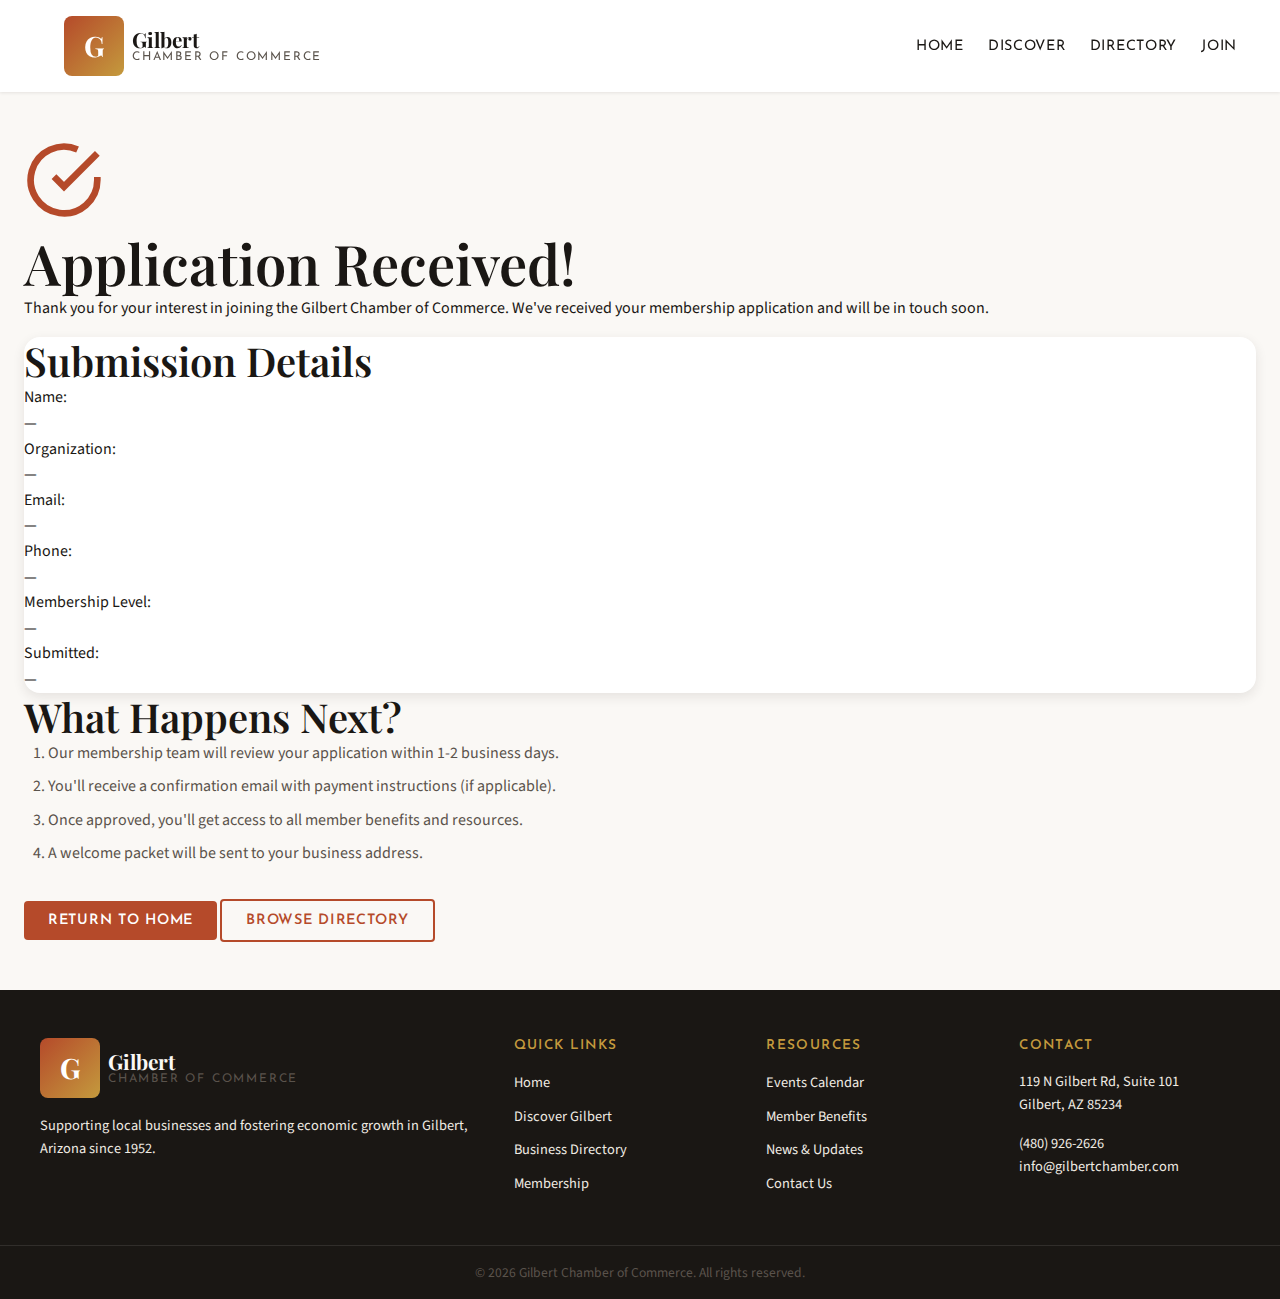
<file: chamber/thankyou.html>
<!DOCTYPE html>
<html lang="en">
<head>
  <meta charset="UTF-8">
  <meta name="viewport" content="width=device-width, initial-scale=1.0">
  <meta name="description" content="Thank you for your membership application - Gilbert Chamber of Commerce">
  <meta name="author" content="Timothy Whitehead">
  
  <!-- Open Graph Meta Tags -->
  <meta property="og:title" content="Application Received | Gilbert Chamber of Commerce">
  <meta property="og:description" content="Thank you for applying to join the Gilbert Chamber of Commerce.">
  <meta property="og:image" content="https://timowhit.github.io/wdd231/chamber/images/og-image.jpg">
  <meta property="og:url" content="https://timowhit.github.io/wdd231/chamber/thankyou.html">
  <meta property="og:type" content="website">
  
  <title>Application Received | Gilbert Chamber of Commerce</title>
  
  <!-- Fonts -->
  <link rel="preconnect" href="https://fonts.googleapis.com">
  <link rel="preconnect" href="https://fonts.gstatic.com" crossorigin>
  <link href="https://fonts.googleapis.com/css2?family=Josefin+Sans:wght@400;500;600;700&family=Playfair+Display:wght@400;500;600;700&family=Source+Sans+3:wght@300;400;500;600&display=swap" rel="stylesheet">
  
  <!-- Styles -->
  <link rel="stylesheet" href="styles/base.css">
  <link rel="stylesheet" href="styles/larger.css">
  <link rel="stylesheet" href="styles/join.css">
  
  <!-- Favicon -->
  <link rel="icon" type="image/svg+xml" href="data:image/svg+xml,<svg xmlns='http://www.w3.org/2000/svg' viewBox='0 0 100 100'><text y='.9em' font-size='90'>🌵</text></svg>">
  
  <!-- Scripts -->
  <script src="scripts/main.js" defer></script>
  <script src="scripts/thankyou.js" defer></script>
</head>
<body>
  <!-- Header -->
  <header class="site-header">
    <div class="header-container">
      <a href="index.html" class="logo">
        <div class="logo-icon">G</div>
        <div class="logo-text">
          <span class="logo-title">Gilbert</span>
          <span class="logo-subtitle">Chamber of Commerce</span>
        </div>
      </a>
      
      <button class="nav-toggle" aria-label="Toggle navigation" aria-expanded="false">
        <span></span>
        <span></span>
        <span></span>
      </button>
      
      <nav class="main-nav" aria-label="Main navigation">
        <ul class="nav-list">
          <li><a href="index.html" class="nav-link">Home</a></li>
          <li><a href="discover.html" class="nav-link">Discover</a></li>
          <li><a href="directory.html" class="nav-link">Directory</a></li>
          <li><a href="join.html" class="nav-link">Join</a></li>
        </ul>
      </nav>
      
      <div class="nav-overlay"></div>
    </div>
  </header>

  <main>
    <!-- Thank You Section -->
    <section class="section thankyou-section">
      <div class="container">
        <div class="thankyou-content">
          <div class="thankyou-icon">
            <svg width="80" height="80" fill="none" stroke="var(--color-primary)" stroke-width="2" viewBox="0 0 24 24">
              <path d="M22 11.08V12a10 10 0 1 1-5.93-9.14"/>
              <polyline points="22 4 12 14.01 9 11.01"/>
            </svg>
          </div>
          
          <h1>Application Received!</h1>
          <p class="thankyou-message">Thank you for your interest in joining the Gilbert Chamber of Commerce. We've received your membership application and will be in touch soon.</p>
          
          <div class="submission-details card">
            <h2>Submission Details</h2>
            <dl class="details-list">
              <dt>Name:</dt>
              <dd id="display-name">—</dd>
              
              <dt>Organization:</dt>
              <dd id="display-org">—</dd>
              
              <dt>Email:</dt>
              <dd id="display-email">—</dd>
              
              <dt>Phone:</dt>
              <dd id="display-phone">—</dd>
              
              <dt>Membership Level:</dt>
              <dd id="display-membership">—</dd>
              
              <dt>Submitted:</dt>
              <dd id="display-timestamp">—</dd>
            </dl>
          </div>
          
          <div class="next-steps">
            <h2>What Happens Next?</h2>
            <ol>
              <li>Our membership team will review your application within 1-2 business days.</li>
              <li>You'll receive a confirmation email with payment instructions (if applicable).</li>
              <li>Once approved, you'll get access to all member benefits and resources.</li>
              <li>A welcome packet will be sent to your business address.</li>
            </ol>
          </div>
          
          <div class="thankyou-actions">
            <a href="index.html" class="btn btn-primary">Return to Home</a>
            <a href="directory.html" class="btn btn-outline">Browse Directory</a>
          </div>
        </div>
      </div>
    </section>
  </main>

  <!-- Footer -->
  <footer class="site-footer">
    <div class="footer-main">
      <div class="container">
        <div class="footer-grid">
          <div class="footer-section">
            <div class="logo footer-logo">
              <div class="logo-icon">G</div>
              <div class="logo-text">
                <span class="logo-title">Gilbert</span>
                <span class="logo-subtitle">Chamber of Commerce</span>
              </div>
            </div>
            <p>Supporting local businesses and fostering economic growth in Gilbert, Arizona since 1952.</p>
          </div>
          
          <div class="footer-section">
            <h4>Quick Links</h4>
            <ul class="footer-links">
              <li><a href="index.html">Home</a></li>
              <li><a href="discover.html">Discover Gilbert</a></li>
              <li><a href="directory.html">Business Directory</a></li>
              <li><a href="join.html">Membership</a></li>
            </ul>
          </div>
          
          <div class="footer-section">
            <h4>Resources</h4>
            <ul class="footer-links">
              <li><a href="#">Events Calendar</a></li>
              <li><a href="#">Member Benefits</a></li>
              <li><a href="#">News & Updates</a></li>
              <li><a href="#">Contact Us</a></li>
            </ul>
          </div>
          
          <div class="footer-section">
            <h4>Contact</h4>
            <p>119 N Gilbert Rd, Suite 101<br>Gilbert, AZ 85234</p>
            <p class="footer-contact">
              <a href="tel:+14809262626">(480) 926-2626</a><br>
              <a href="mailto:info@gilbertchamber.com">info@gilbertchamber.com</a>
            </p>
          </div>
        </div>
      </div>
    </div>
    <div class="footer-bottom">
      <div class="container">
        <p>&copy; <span id="current-year">2024</span> Gilbert Chamber of Commerce. All rights reserved.</p>
      </div>
    </div>
  </footer>
</body>
</html>
</file>
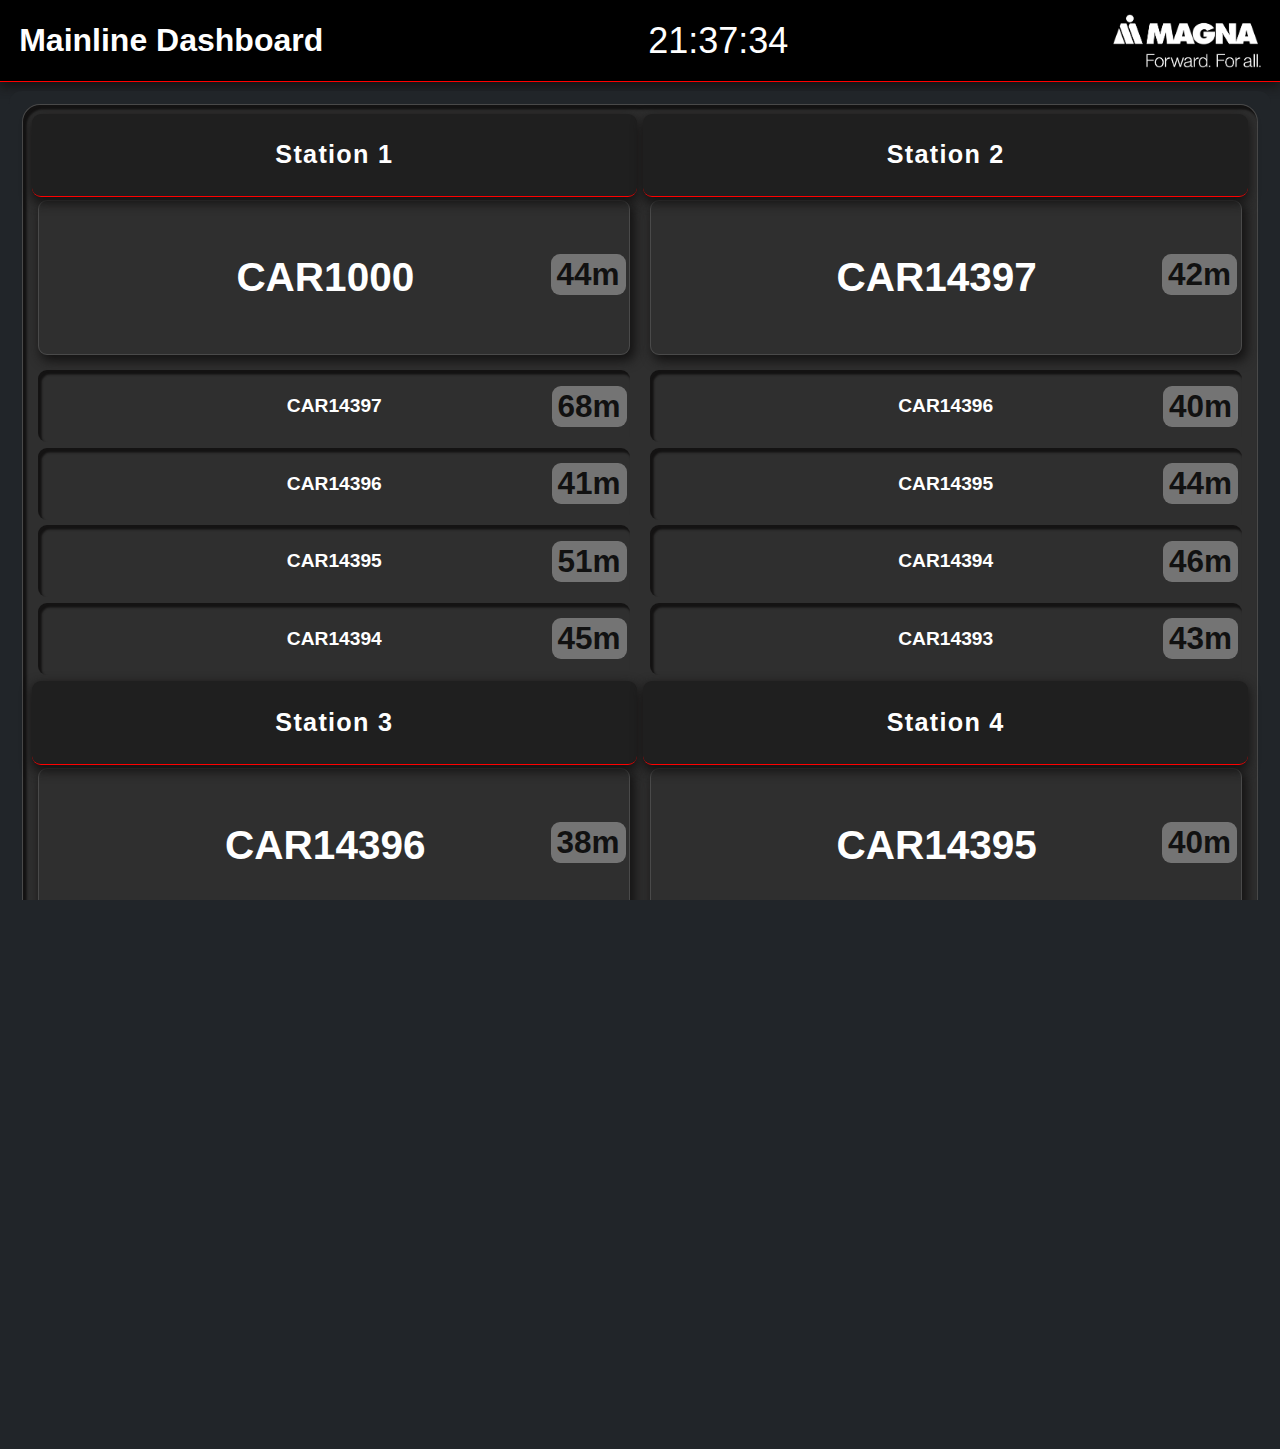
<file: siteplan/dashboard.html>
<!DOCTYPE html>
<html lang="en">
<head runat="server">
    <meta charset="utf-8" />
    <meta name="viewport" content="width=device-width, initial-scale=1" />
    <meta name="description" content="Magna Steyr Mesa Dashboard Wireframe" />
    <meta name="author" content="Timothy A Whitehead" />
    <title>Magna Steyr Mesa - Dashboard Wireframe</title>
    <link href="styles/dashboard.css" rel="stylesheet" />
    <script src="scripts/dashboard.js" defer></script>
</head>
<body>
    <header class="app-header">
        
        <div class="header-left">Mainline Dashboard</div>        
       
        <div class="header-center">
            <span id="lblTime"></span>
        </div>
                
        <div class="header-right">
            <img src="images/Magnalog.png" alt="Magna Steyr Logo" class="header-logo" />
        </div>
    </header>

    <main class="dashboard">
        <!-- ====================================== -->
        <!-- DATA GRID SECTION                      -->
        <!-- ====================================== -->
        <div class="flex-grow-1" style="position: relative;">
            <div class="dashboard-card">
                <div class="card-body">
                    <!-- ========================================= -->
                    <!-- GRID SECTION                              -->
                    <!-- ========================================= -->
                    <div class="lines-grid">

                        <!-- Column 1 Header -->
                        <section class="line-col">
                        <header class="line-header">
                            <h1>Station 1</h1>
                        </header>

                        <!-- Column 1 Current Car -->
                        <div class="cell cell-top bg-yellow">
                            <div class="cell-main">CAR1000 <span class="age">44m</span></div>
                        </div>

                        <!-- Gap -->
                        <span class="gap"></span>

                        <!-- Column 1 Past Cars -->
                        <div class="cell bg-red">CAR14397 <span class="age">68m</span></div>
                        <div class="cell bg-green">CAR14396 <span class="age">41m</span></div>
                        <div class="cell bg-red">CAR14395 <span class="age">51m</span></div>
                        <div class="cell bg-green">CAR14394 <span class="age">45m</span></div>
                        </section>

                        <!-- Column 2 Header -->
                        <section class="line-col">
                        <header class="line-header">
                            <h1>Station 2</h1>
                        </header>

                        <!-- Column 2 Current Car -->
                        <div class="cell cell-top bg-yellow">
                            <div class="cell-main">CAR14397<span class="age">42m</span></div>
                        </div>
                        
                        <!-- Gap -->
                        <span class="gap"></span>
                        
                        <!-- Column 2 Past Cars -->
                        <div class="cell bg-green">CAR14396 <span class="age">40m</span></div>
                        <div class="cell bg-green">CAR14395 <span class="age">44m</span></div>
                        <div class="cell bg-red">CAR14394 <span class="age">46m</span></div>
                        <div class="cell bg-green">CAR14393 <span class="age">43m</span></div>
                        </section>

                        <!-- Column 3 Header -->
                        <section class="line-col">
                        <header class="line-header">
                            <h1>Station 3</h1>
                        </header>
                        
                        <!-- Column 3 Current Car -->
                        <div class="cell cell-top">
                            <div class="cell-main">CAR14396<span class="age">38m</span></div>
                        </div>
                        
                        <!-- Gap -->
                        <span class="gap"></span>
                        
                        <!-- Column 3 Past Cars -->
                        <div class="cell bg-green">CAR14395 <span class="age">45m</span></div>
                        <div class="cell bg-red">CAR14394 <span class="age">48m</span></div>
                        <div class="cell bg-red">CAR14393 <span class="age">80m</span></div>
                        <div class="cell bg-red">CAR14392 <span class="age">51m</span></div>
                        </section>

                        <!-- Column 4 Header -->
                        <section class="line-col">
                        <header class="line-header">
                            <h1>Station 4</h1>
                        </header>

                        <!-- Column 4 Current Car -->
                        <div class="cell cell-top">
                            <div class="cell-main">CAR14395<span class="age">40m</span></div>
                        </div>

                        <!-- Gap -->
                        <span class="gap"></span>

                        <!-- Column 4 Past Cars -->
                        <div class="cell bg-green">CAR14394 <span class="age">40m</span></div>
                        <div class="cell bg-green">CAR14393 <span class="age">42m</span></div>
                        <div class="cell bg-green">CAR14392 <span class="age">43m</span></div>
                        <div class="cell bg-green">CAR14391 <span class="age">43m</span></div>
                        </section>
                    </div>
                </div>
                <!-- ========================================= -->
                <!-- KPI SECTION                               -->
                <!-- ========================================= -->
                <div class="kpi-row">
                    <!-- KPI Header 1 -->
                    <div class="kpi-head">Target</div>
                    <!-- KPI Header 2 -->
                    <div class="kpi-head">Output</div>
                    <!-- KPI Header 3 -->
                    <div class="kpi-head">Quality</div>
                    <!-- KPI Header 4 -->
                    <div class="kpi-head">Downtime</div>


                    <!-- KPI Value 1 -->
                    <div id="kpi1" class="kpi-val">10</div>
                    <!-- KPI Value 2 -->
                    <div id="kpi2" class="kpi-val">5</div>
                    <!-- KPI Value 3 -->
                    <div id="kpi3" class="kpi-val">87%</div>
                    <!-- KPI Value 4 -->
                    <div id="kpi4" class="kpi-val">84m</div>
                </div>
            </div>
        </div>
        <!-- ========================================= -->
        <!-- FOOTER SECTION                            -->
        <!-- ========================================= -->
        <!--
        <footer>
            <p id="currentYear" class="glass">Timothy A Whitehead | Arizona, USA</p>
        </footer> 
        -->
    </main>
</body>
</html>
</file>
<file: styles/index.css>
/* Base Styles */
* {
    margin: 0;
    padding: 0;
    box-sizing: border-box;
}

body {
    font-family: Arial, sans-serif;
    line-height: 1.6;
    background-color: #f4f4f4;
    color: #333;
    padding: 20px;
}

.logo {
    max-height: 50px;
    margin-bottom: -10px;
}
/* Button Styles */
button {
    background-color: #35424a;
    color: #ffffff;
    border: none;
    padding: 10px 15px;
    cursor: pointer;
    border-radius: 5px;
}

button:hover {
    background-color: #121212;
}

span p {
    display: none;
}
span.active p {
    display: inline;
}

/* Responsive Styles */
@media (device-width >= 600px) {
    /* Header Styles */
    header {
        color: #ffffff;
        text-align: left;
        font-weight: bold;
        font-size: larger;
        padding: 10px 10px;
        margin-bottom: 5px;
    }
    .hamburger-menu {
        display: none;
    }

    nav ul {
        background: #35424a;
        list-style: none;
        padding: 8px;
        border-radius: 5px;
    }
    nav ul li {
        display: inline;
        margin: 0 10px;
    }
    nav ul li a {
        color: #ffffff;
        text-decoration: none;
        font-weight: bold;
    }
    nav ul li a:hover {
        text-decoration: underline;
    }
    nav ul li a.active {
        background-color: #121212;
        padding: 5px 10px;
        border-radius: 5px;
    }
    main {
        display: grid;
        grid-template-columns: 1/1;
    }
}

/* dark mode */
@media (prefers-color-scheme: dark) {
    body {
        background-color: #121212;
        color: #e0e0e0;
    }
}
</file>
<file: chamber/styles/base.css>
/* Gilbert Chamber of Commerce - Base Styles */
/* Optimized: Reduced selectors, improved contrast, no frameworks */

/* ===== CSS VARIABLES ===== */
:root {
  --color-primary: #b54a2a;
  --color-primary-dark: #8f3a20;
  --color-primary-light: #e8b4a0;
  --color-secondary: #3d6b3d;
  --color-secondary-dark: #2d4f2d;
  --color-secondary-light: #6a9a6a;
  --color-accent: #c49a3d;
  --color-accent-light: #f0d999;
  --color-bg: #faf8f5;
  --color-bg-alt: #f0ebe3;
  --color-surface: #ffffff;
  --color-text: #1a1714;
  --color-text-muted: #5a534c;
  --color-border: #d8d0c7;
  --font-heading: 'Playfair Display', Georgia, serif;
  --font-body: 'Source Sans 3', 'Segoe UI', sans-serif;
  --font-accent: 'Josefin Sans', sans-serif;
  --space-xs: 0.25rem;
  --space-sm: 0.5rem;
  --space-md: 1rem;
  --space-lg: 1.5rem;
  --space-xl: 2rem;
  --space-2xl: 3rem;
  --radius-sm: 4px;
  --radius-md: 8px;
  --radius-lg: 16px;
  --shadow-sm: 0 1px 3px rgba(45, 41, 38, 0.1);
  --shadow-md: 0 4px 12px rgba(45, 41, 38, 0.1);
  --shadow-lg: 0 8px 24px rgba(45, 41, 38, 0.12);
  --transition-fast: 150ms ease;
  --transition-base: 250ms ease;
}

/* ===== RESET ===== */
*, *::before, *::after {
  box-sizing: border-box;
  margin: 0;
  padding: 0;
}

html {
  scroll-behavior: smooth;
  font-size: 16px;
}

body {
  font-family: var(--font-body);
  font-size: 1rem;
  line-height: 1.6;
  color: var(--color-text);
  background-color: var(--color-bg);
  min-height: 100vh;
  display: flex;
  flex-direction: column;
}

img {
  max-width: 100%;
  height: auto;
  display: block;
}

a {
  color: var(--color-primary);
  text-decoration: none;
  transition: color var(--transition-fast);
}

a:hover {
  color: var(--color-primary-dark);
}

ul {
  list-style: none;
}

button {
  font-family: inherit;
  cursor: pointer;
  border: none;
  background: none;
}

input, select, textarea {
  font-family: inherit;
  font-size: inherit;
}

/* ===== TYPOGRAPHY ===== */
h1, h2, h3, h4 {
  font-family: var(--font-heading);
  font-weight: 600;
  line-height: 1.2;
  color: var(--color-text);
}

h1 {
  font-size: clamp(2rem, 5vw, 3.5rem);
}

h2 {
  font-size: clamp(1.5rem, 4vw, 2.5rem);
}

h3 {
  font-size: clamp(1.25rem, 3vw, 1.75rem);
}

h4 {
  font-size: 1.1rem;
}

p {
  margin-bottom: var(--space-md);
}

p:last-child {
  margin-bottom: 0;
}

.text-accent {
  font-family: var(--font-accent);
  text-transform: uppercase;
  letter-spacing: 0.1em;
  font-size: 0.875rem;
  color: var(--color-primary);
}

/* ===== UTILITY ===== */
.container {
  width: 100%;
  max-width: 1200px;
  margin: 0 auto;
  padding: 0 var(--space-md);
}

.section {
  padding: var(--space-2xl) 0;
}

.section-no-top-padding {
  padding-top: 0;
}

.spotlight-section {
  margin-top: var(--space-2xl);
}

.sr-only {
  position: absolute;
  width: 1px;
  height: 1px;
  padding: 0;
  margin: -1px;
  overflow: hidden;
  clip: rect(0, 0, 0, 0);
  border: 0;
}

/* ===== BUTTONS ===== */
.btn {
  display: inline-flex;
  align-items: center;
  justify-content: center;
  gap: var(--space-sm);
  padding: var(--space-sm) var(--space-lg);
  font-family: var(--font-accent);
  font-size: 0.9rem;
  font-weight: 600;
  text-transform: uppercase;
  letter-spacing: 0.05em;
  border-radius: var(--radius-sm);
  transition: all var(--transition-base);
}

.btn-primary {
  background: var(--color-primary);
  color: #ffffff;
}

.btn-primary:hover {
  background: var(--color-primary-dark);
  color: #ffffff;
  transform: translateY(-2px);
  box-shadow: var(--shadow-md);
}

.btn-secondary {
  background: var(--color-secondary);
  color: #ffffff;
}

.btn-secondary:hover {
  background: var(--color-secondary-dark);
  color: #ffffff;
}

.btn-outline {
  background: transparent;
  color: var(--color-primary);
  border: 2px solid var(--color-primary);
}

.btn-outline:hover {
  background: var(--color-primary);
  color: #ffffff;
}

.btn-gold {
  background: linear-gradient(135deg, var(--color-accent) 0%, #a67c28 100%);
  color: var(--color-text);
}

.btn-gold:hover {
  transform: translateY(-2px);
  box-shadow: var(--shadow-lg);
}

.btn-ghost {
  background: rgba(255,255,255,0.2);
  color: #ffffff;
}

.btn-ghost:hover {
  background: rgba(255,255,255,0.3);
  color: #ffffff;
}

/* ===== HEADER ===== */
.site-header {
  background: var(--color-surface);
  box-shadow: var(--shadow-sm);
  position: sticky;
  top: 0;
  z-index: 1000;
}

.header-container {
  display: flex;
  align-items: center;
  justify-content: space-between;
  padding: var(--space-sm) var(--space-md);
  max-width: 1200px;
  margin: 0 auto;
}

.logo {
  display: flex;
  align-items: center;
  gap: var(--space-sm);
}

.logo-icon {
  width: 50px;
  height: 50px;
  background: linear-gradient(135deg, var(--color-primary) 0%, var(--color-accent) 100%);
  border-radius: var(--radius-md);
  display: flex;
  align-items: center;
  justify-content: center;
  color: #ffffff;
  font-family: var(--font-heading);
  font-size: 1.5rem;
  font-weight: 700;
}

.logo-text {
  display: flex;
  flex-direction: column;
  line-height: 1.1;
}

.logo-title {
  font-family: var(--font-heading);
  font-size: 1.1rem;
  font-weight: 700;
  color: var(--color-text);
}

.logo-subtitle {
  font-family: var(--font-accent);
  font-size: 0.65rem;
  text-transform: uppercase;
  letter-spacing: 0.15em;
  color: var(--color-text-muted);
}

/* Navigation Toggle */
.nav-toggle {
  display: flex;
  flex-direction: column;
  gap: 5px;
  padding: var(--space-sm);
  z-index: 1001;
}

.nav-toggle span {
  display: block;
  width: 25px;
  height: 3px;
  background: var(--color-text);
  border-radius: 2px;
  transition: all var(--transition-base);
}

.nav-toggle.active span:nth-child(1) {
  transform: rotate(45deg) translate(6px, 6px);
}

.nav-toggle.active span:nth-child(2) {
  opacity: 0;
}

.nav-toggle.active span:nth-child(3) {
  transform: rotate(-45deg) translate(6px, -6px);
}

/* Navigation */
.main-nav {
  position: fixed;
  top: 0;
  right: -100%;
  width: 80%;
  max-width: 300px;
  height: 100vh;
  background: var(--color-surface);
  box-shadow: var(--shadow-lg);
  padding: 80px var(--space-lg) var(--space-lg);
  transition: right var(--transition-base);
  z-index: 1000;
}

.main-nav.active {
  right: 0;
}

.nav-overlay {
  position: fixed;
  top: 0;
  left: 0;
  width: 100%;
  height: 100%;
  background: rgba(0, 0, 0, 0.5);
  opacity: 0;
  visibility: hidden;
  transition: all var(--transition-base);
  z-index: 999;
}

.nav-overlay.active {
  opacity: 1;
  visibility: visible;
}

.nav-list {
  display: flex;
  flex-direction: column;
  gap: var(--space-md);
}

.nav-link {
  font-family: var(--font-accent);
  font-size: 1.1rem;
  text-transform: uppercase;
  letter-spacing: 0.05em;
  color: var(--color-text);
  padding: var(--space-sm) 0;
  position: relative;
}

.nav-link::after {
  content: '';
  position: absolute;
  bottom: 0;
  left: 0;
  width: 0;
  height: 2px;
  background: var(--color-primary);
  transition: width var(--transition-base);
}

.nav-link:hover::after,
.nav-link.active::after {
  width: 100%;
}

.nav-link:hover,
.nav-link.active {
  color: var(--color-primary);
}

/* ===== HERO ===== */
.hero {
  position: relative;
  min-height: 60vh;
  display: flex;
  align-items: center;
  background: linear-gradient(135deg, var(--color-bg-alt) 0%, var(--color-bg) 100%);
  overflow: hidden;
}

.hero::before {
  content: '';
  position: absolute;
  top: -50%;
  right: -20%;
  width: 80%;
  height: 200%;
  background: radial-gradient(ellipse, var(--color-primary-light) 0%, transparent 70%);
  opacity: 0.3;
}

.hero-content {
  position: relative;
  z-index: 1;
  max-width: 600px;
  padding: var(--space-2xl) var(--space-md);
}

.hero-tagline {
  font-family: var(--font-accent);
  font-size: 0.875rem;
  text-transform: uppercase;
  letter-spacing: 0.15em;
  color: var(--color-primary);
  margin-bottom: var(--space-sm);
}

.hero h1 {
  margin-bottom: var(--space-md);
}

.hero p {
  font-size: 1.1rem;
  color: var(--color-text-muted);
  margin-bottom: var(--space-lg);
}

.hero-buttons {
  display: flex;
  flex-wrap: wrap;
  gap: var(--space-md);
}

.hero-image img {
  border-radius: var(--radius-lg);
}

/* ===== CARDS ===== */
.card {
  background: var(--color-surface);
  border-radius: var(--radius-lg);
  box-shadow: var(--shadow-md);
  overflow: hidden;
  transition: all var(--transition-base);
}

.card:hover {
  transform: translateY(-4px);
  box-shadow: var(--shadow-lg);
}

.card-image {
  width: 100%;
  height: 200px;
  object-fit: cover;
  background: var(--color-bg-alt);
}

.card-content {
  padding: var(--space-lg);
}

.card-title {
  font-size: 1.25rem;
  margin-bottom: var(--space-sm);
}

.card-text {
  color: var(--color-text-muted);
  font-size: 0.95rem;
}

.card-content .btn-outline {
  margin-top: var(--space-md);
}

/* Business Cards */
.business-card {
  display: flex;
  flex-direction: column;
}

.business-card .card-header {
  display: flex;
  align-items: flex-start;
  gap: var(--space-md);
  padding: var(--space-lg);
  border-bottom: 1px solid var(--color-border);
}

.business-logo {
  width: 60px;
  height: 60px;
  border-radius: var(--radius-md);
  object-fit: cover;
  background: var(--color-bg-alt);
  flex-shrink: 0;
}

.business-info h3 {
  font-size: 1.1rem;
  margin-bottom: var(--space-xs);
}

.business-category {
  font-family: var(--font-accent);
  font-size: 0.75rem;
  text-transform: uppercase;
  letter-spacing: 0.1em;
  color: var(--color-primary);
}

.membership-badge {
  display: inline-block;
  padding: var(--space-xs) var(--space-sm);
  font-family: var(--font-accent);
  font-size: 0.65rem;
  text-transform: uppercase;
  letter-spacing: 0.05em;
  border-radius: var(--radius-sm);
  margin-top: var(--space-sm);
}

.membership-badge.gold {
  background: linear-gradient(135deg, var(--color-accent-light) 0%, var(--color-accent) 100%);
  color: var(--color-text);
}

.membership-badge.silver {
  background: linear-gradient(135deg, #d0d0d0 0%, #8a9a9a 100%);
  color: var(--color-text);
}

.membership-badge.nonprofit {
  background: var(--color-secondary-light);
  color: #ffffff;
}

.business-card .card-body {
  padding: var(--space-lg);
  flex: 1;
}

.business-details {
  display: flex;
  flex-direction: column;
  gap: var(--space-sm);
  font-size: 0.9rem;
  color: var(--color-text-muted);
}

.business-details span {
  display: flex;
  align-items: center;
  gap: var(--space-sm);
}

.business-details .icon {
  width: 16px;
  height: 16px;
  color: var(--color-primary);
}

/* ===== WEATHER WIDGET ===== */
.weather-widget {
  background: linear-gradient(135deg, var(--color-primary) 0%, var(--color-primary-dark) 100%);
  color: #ffffff;
  border-radius: var(--radius-lg);
  padding: var(--space-lg);
}

.weather-header {
  display: flex;
  align-items: center;
  gap: var(--space-sm);
  margin-bottom: var(--space-md);
}

.weather-header h3 {
  color: #ffffff;
  font-size: 1rem;
}

.weather-current {
  display: flex;
  align-items: center;
  gap: var(--space-lg);
  margin-bottom: var(--space-md);
}

.weather-temp {
  font-size: 3rem;
  font-weight: 700;
  line-height: 1;
}

.weather-desc {
  font-size: 1rem;
}

.weather-high-low {
  font-size: 0.85rem;
  opacity: 0.9;
}

.weather-details {
  display: flex;
  gap: var(--space-lg);
  font-size: 0.85rem;
  border-top: 1px solid rgba(255,255,255,0.2);
  padding-top: var(--space-md);
}

.weather-forecast {
  display: flex;
  gap: var(--space-sm);
  margin-top: var(--space-md);
}

.forecast-day {
  flex: 1;
  text-align: center;
  padding: var(--space-sm);
  background: rgba(255,255,255,0.1);
  border-radius: var(--radius-md);
}

.forecast-day .day {
  font-size: 0.75rem;
  opacity: 0.9;
  margin-bottom: var(--space-xs);
  display: block;
}

.forecast-day .temp {
  font-weight: 600;
}

/* ===== EVENTS ===== */
.event-item {
  display: flex;
  gap: var(--space-md);
  padding: var(--space-md) 0;
  border-bottom: 1px solid var(--color-border);
}

.event-item:last-child {
  border-bottom: none;
}

.event-date {
  flex-shrink: 0;
  width: 60px;
  text-align: center;
  padding: var(--space-sm);
  background: var(--color-primary);
  color: #ffffff;
  border-radius: var(--radius-md);
}

.event-date .month {
  font-family: var(--font-accent);
  font-size: 0.7rem;
  text-transform: uppercase;
  letter-spacing: 0.1em;
  display: block;
}

.event-date .day {
  font-size: 1.5rem;
  font-weight: 700;
  line-height: 1.2;
  display: block;
}

.event-info h3 {
  font-size: 1rem;
  margin-bottom: var(--space-xs);
}

.event-info p {
  font-size: 0.85rem;
  color: var(--color-text-muted);
  margin: 0;
}

.event-time {
  font-family: var(--font-accent);
  font-size: 0.75rem;
  color: var(--color-secondary);
  margin-top: var(--space-xs);
  display: block;
}

/* ===== STATS ===== */
.stats-grid {
  display: grid;
  grid-template-columns: repeat(2, 1fr);
  gap: var(--space-md);
}

.stat-item {
  text-align: center;
  padding: var(--space-lg);
  background: var(--color-surface);
  border-radius: var(--radius-lg);
  box-shadow: var(--shadow-sm);
}

.stat-number {
  font-family: var(--font-heading);
  font-size: 2rem;
  font-weight: 700;
  color: var(--color-primary);
  line-height: 1;
  margin-bottom: var(--space-xs);
  display: block;
}

.stat-label {
  font-family: var(--font-accent);
  font-size: 0.75rem;
  text-transform: uppercase;
  letter-spacing: 0.1em;
  color: var(--color-text-muted);
}

/* ===== SIDEBAR ===== */
.stats-sidebar {
  margin-top: var(--space-xl);
}

.stats-sidebar h3 {
  margin-bottom: var(--space-md);
}

/* ===== CTA SECTION ===== */
.cta-section {
  background: linear-gradient(135deg, var(--color-secondary) 0%, var(--color-secondary-dark) 100%);
  color: #ffffff;
  padding: var(--space-2xl) var(--space-md);
  text-align: center;
  border-radius: var(--radius-lg);
  margin: var(--space-xl) 0;
}

.cta-section h2,
.cta-section h3 {
  color: #ffffff;
  margin-bottom: var(--space-sm);
}

.cta-section h3 {
  font-size: 1.25rem;
}

.cta-section p {
  opacity: 0.95;
  margin-bottom: var(--space-lg);
  max-width: 500px;
  margin-left: auto;
  margin-right: auto;
  font-size: 0.9rem;
}

.cta-section .cta-buttons {
  display: flex;
  gap: var(--space-md);
  justify-content: center;
  flex-wrap: wrap;
}

.sidebar .cta-section {
  margin-top: var(--space-xl);
}

/* ===== FOOTER ===== */
.site-footer {
  background: var(--color-text);
  color: var(--color-bg);
  margin-top: auto;
}

.footer-main {
  padding: var(--space-2xl) var(--space-md);
}

.footer-grid {
  display: grid;
  gap: var(--space-xl);
}

.footer-section h4 {
  color: var(--color-accent);
  font-family: var(--font-accent);
  font-size: 0.85rem;
  text-transform: uppercase;
  letter-spacing: 0.1em;
  margin-bottom: var(--space-md);
}

.footer-section p,
.footer-section a {
  color: var(--color-bg-alt);
  font-size: 0.9rem;
}

.footer-section a:hover {
  color: var(--color-accent);
}

.footer-links {
  display: flex;
  flex-direction: column;
  gap: var(--space-sm);
}

.footer-logo {
  margin-bottom: var(--space-md);
}

.footer-logo .logo-title {
  color: var(--color-bg);
}

.footer-contact {
  margin-top: var(--space-sm);
}

.footer-bottom {
  border-top: 1px solid rgba(255,255,255,0.1);
  padding: var(--space-md);
  text-align: center;
}

.footer-bottom p {
  font-size: 0.85rem;
  color: var(--color-text-muted);
  margin: 0;
}

/* ===== PAGE HEADER ===== */
.page-header {
  background: linear-gradient(135deg, var(--color-bg-alt) 0%, var(--color-bg) 100%);
  padding: var(--space-2xl) var(--space-md);
  text-align: center;
  position: relative;
  overflow: hidden;
}

.page-header::before {
  content: '';
  position: absolute;
  top: -50%;
  left: -20%;
  width: 80%;
  height: 200%;
  background: radial-gradient(ellipse, var(--color-primary-light) 0%, transparent 70%);
  opacity: 0.2;
}

.page-header h1 {
  position: relative;
  z-index: 1;
  margin-bottom: var(--space-sm);
}

.page-header p {
  position: relative;
  z-index: 1;
  color: var(--color-text-muted);
  max-width: 600px;
  margin: 0 auto;
}

/* ===== FORMS ===== */
.form-group {
  margin-bottom: var(--space-lg);
}

.form-label {
  display: block;
  font-family: var(--font-accent);
  font-size: 0.85rem;
  text-transform: uppercase;
  letter-spacing: 0.05em;
  color: var(--color-text);
  margin-bottom: var(--space-sm);
}

.form-label.required::after {
  content: ' *';
  color: var(--color-primary);
}

.form-input,
.form-select,
.form-textarea {
  width: 100%;
  padding: var(--space-md);
  font-size: 1rem;
  border: 2px solid var(--color-border);
  border-radius: var(--radius-md);
  background: var(--color-surface);
  transition: all var(--transition-fast);
}

.form-input:focus,
.form-select:focus,
.form-textarea:focus {
  outline: none;
  border-color: var(--color-primary);
  box-shadow: 0 0 0 3px var(--color-primary-light);
}

.form-textarea {
  min-height: 120px;
  resize: vertical;
}

/* ===== FILTERS ===== */
.filter-bar {
  display: flex;
  flex-direction: column;
  gap: var(--space-md);
  padding: var(--space-lg);
  background: var(--color-surface);
  border-radius: var(--radius-lg);
  box-shadow: var(--shadow-sm);
  margin-bottom: var(--space-xl);
}

.filter-group {
  display: flex;
  flex-direction: column;
  gap: var(--space-sm);
}

.filter-label {
  font-family: var(--font-accent);
  font-size: 0.75rem;
  text-transform: uppercase;
  letter-spacing: 0.1em;
  color: var(--color-text-muted);
}

.filter-buttons {
  display: flex;
  flex-wrap: wrap;
  gap: var(--space-sm);
}

.filter-btn {
  padding: var(--space-sm) var(--space-md);
  font-family: var(--font-accent);
  font-size: 0.8rem;
  text-transform: uppercase;
  letter-spacing: 0.05em;
  background: var(--color-bg);
  border: 1px solid var(--color-border);
  border-radius: var(--radius-sm);
  transition: all var(--transition-fast);
}

.filter-btn:hover,
.filter-btn.active {
  background: var(--color-primary);
  border-color: var(--color-primary);
  color: #ffffff;
}

/* ===== ANIMATIONS ===== */
@keyframes fadeIn {
  from {
    opacity: 0;
    transform: translateY(20px);
  }
  to {
    opacity: 1;
    transform: translateY(0);
  }
}

.fade-in {
  animation: fadeIn 0.6s ease forwards;
}

/* ===== REDUCED MOTION ===== */
@media (prefers-reduced-motion: reduce) {
  * {
    animation-duration: 0.01ms !important;
    transition-duration: 0.01ms !important;
  }
}
</file>
<file: chamber/styles/larger.css>
/* Gilbert Chamber of Commerce - Responsive Styles */
/* Media queries for tablets and desktop */

/* ===== TABLET (768px+) ===== */
@media (min-width: 768px) {
  .container {
    padding: 0 var(--space-lg);
  }

  .section {
    padding: var(--space-2xl) 0;
  }

  .header-container {
    padding: var(--space-md) var(--space-lg);
  }

  .logo-icon {
    width: 60px;
    height: 60px;
    font-size: 1.75rem;
  }

  .logo-title {
    font-size: 1.3rem;
  }

  .logo-subtitle {
    font-size: 0.75rem;
  }

  .nav-toggle {
    display: none;
  }

  .main-nav {
    position: static;
    width: auto;
    height: auto;
    background: transparent;
    box-shadow: none;
    padding: 0;
  }

  .nav-overlay {
    display: none;
  }

  .nav-list {
    flex-direction: row;
    gap: var(--space-lg);
  }

  .nav-link {
    font-size: 0.9rem;
    padding: var(--space-sm) 0;
  }

  .hero {
    min-height: 70vh;
  }

  .hero-content {
    max-width: 700px;
    padding: var(--space-2xl) var(--space-lg);
  }

  .hero p {
    font-size: 1.25rem;
  }

  .cards-grid,
  .business-grid {
    display: grid;
    grid-template-columns: repeat(2, 1fr);
    gap: var(--space-lg);
  }

  .stats-grid {
    grid-template-columns: repeat(4, 1fr);
    gap: var(--space-lg);
  }

  .stat-number {
    font-size: 2.5rem;
  }

  .filter-bar {
    flex-direction: row;
    align-items: center;
    justify-content: space-between;
  }

  .filter-group {
    flex-direction: row;
    align-items: center;
    gap: var(--space-md);
  }

  .footer-grid {
    grid-template-columns: repeat(2, 1fr);
  }

  .page-header {
    padding: var(--space-2xl) var(--space-lg);
  }

  .events-grid {
    display: grid;
    grid-template-columns: repeat(2, 1fr);
    gap: var(--space-lg);
  }

  .event-item {
    background: var(--color-surface);
    padding: var(--space-lg);
    border-radius: var(--radius-lg);
    border-bottom: none;
    box-shadow: var(--shadow-sm);
  }
}

/* ===== DESKTOP (1024px+) ===== */
@media (min-width: 1024px) {
  .hero {
    min-height: 80vh;
  }

  .hero-container {
    display: grid;
    grid-template-columns: 1fr 1fr;
    gap: var(--space-xl);
    align-items: center;
  }

  .hero-content {
    padding: var(--space-2xl) 0;
  }

  .hero-image {
    position: relative;
    height: 100%;
    min-height: 500px;
  }

  .hero-image img {
    position: absolute;
    inset: 0;
    width: 100%;
    height: 100%;
    object-fit: cover;
  }

  .cards-grid {
    grid-template-columns: repeat(3, 1fr);
  }

  .business-grid {
    grid-template-columns: repeat(3, 1fr);
  }

  .footer-grid {
    grid-template-columns: 2fr 1fr 1fr 1fr;
  }

  .home-main-grid {
    display: grid;
    grid-template-columns: 2fr 1fr;
    gap: var(--space-xl);
  }

  .events-grid {
    grid-template-columns: 1fr;
  }

  .spotlight-grid {
    display: grid;
    grid-template-columns: repeat(3, 1fr);
    gap: var(--space-lg);
  }

  .tiers-grid {
    display: grid;
    grid-template-columns: repeat(3, 1fr);
    gap: var(--space-lg);
  }

  .tier-name {
    font-size: x-large;
    font-weight: 700;
  }
}

/* ===== LARGE DESKTOP (1280px+) ===== */
@media (min-width: 1280px) {
  .container {
    max-width: 1320px;
  }

  .hero-content {
    max-width: 800px;
  }
}

/* ===== PRINT ===== */
@media print {
  .site-header,
  .site-footer,
  .nav-toggle,
  .btn,
  .filter-bar {
    display: none !important;
  }

  body {
    background: #ffffff;
    color: #000000;
  }

  .card {
    break-inside: avoid;
    box-shadow: none;
    border: 1px solid #cccccc;
  }
}
</file>
<file: chamber/styles/directory.css>
/* Directory-specific styles */
.directory-controls {
  display: flex;
  flex-direction: column;
  gap: var(--space-md);
  margin-bottom: var(--space-xl);
}
  
.search-box {
  position: relative;
}
  
.search-box input {
  width: 100%;
  padding: var(--space-md) var(--space-md) var(--space-md) 48px;
  font-size: 1rem;
  border: 2px solid var(--color-border);
  border-radius: var(--radius-lg);
  background: var(--color-surface);
  transition: all var(--transition-fast);
}
  
.search-box input:focus {
  outline: none;
  border-color: var(--color-primary);
  box-shadow: 0 0 0 3px var(--color-primary-light);
}
  
.search-box svg {
  position: absolute;
  left: 16px;
  top: 50%;
  transform: translateY(-50%);
  color: var(--color-text-muted);
}
  
.view-toggle {
  display: flex;
  gap: var(--space-xs);
  background: var(--color-bg-alt);
  padding: var(--space-xs);
  border-radius: var(--radius-md);
}
  
.view-toggle button {
  padding: var(--space-sm) var(--space-md);
  border-radius: var(--radius-sm);
  transition: all var(--transition-fast);
  color: var(--color-text-muted);
}
  
.view-toggle button.active {
  background: var(--color-surface);
  color: var(--color-text);
  box-shadow: var(--shadow-sm);
}
  
.results-info {
  display: flex;
  justify-content: space-between;
  align-items: center;
  padding: var(--space-md) 0;
  border-bottom: 1px solid var(--color-border);
  margin-bottom: var(--space-lg);
}
  
.results-count {
  color: var(--color-text-muted);
  font-size: 0.9rem;
}
  
.sort-select {
  padding: var(--space-sm) var(--space-md);
  border: 1px solid var(--color-border);
  border-radius: var(--radius-sm);
  background: var(--color-surface);
  font-size: 0.9rem;
}
  
/* List view styles */
.business-grid.list-view {
  display: flex;
  flex-direction: column;
  gap: var(--space-md);
}
  
.business-grid.list-view .business-card {
  flex-direction: row;
  align-items: stretch;
}
  
.business-grid.list-view .card-header {
  border-bottom: none;
  border-right: 1px solid var(--color-border);
  min-width: 200px;
}
  
.business-grid.list-view .card-body {
  display: flex;
  align-items: center;
  justify-content: space-between;
  flex: 1;
}

/* CTA Section in directory */
.cta-wrapper {
  padding-top: 0;
}
  
@media (min-width: 768px) {
  .directory-controls {
    flex-direction: row;
    align-items: center;
    justify-content: space-between;
  }
    
  .search-box {
    flex: 1;
    max-width: 400px;
  }
}

/* ===== BUSINESS GRID WITH NAMED GRID AREAS ===== */
/* Mobile Layout - Single Column */
.business-grid {
  display: grid;
  grid-template-areas:
    "card1"
    "card2"
    "card3"
    "card4"
    "card5"
    "card6"
    "card7"
    "card8";
  gap: var(--space-lg);
}

/* Assign grid areas to each card */
.business-card:nth-child(1) { grid-area: card1; }
.business-card:nth-child(2) { grid-area: card2; }
.business-card:nth-child(3) { grid-area: card3; }
.business-card:nth-child(4) { grid-area: card4; }
.business-card:nth-child(5) { grid-area: card5; }
.business-card:nth-child(6) { grid-area: card6; }
.business-card:nth-child(7) { grid-area: card7; }
.business-card:nth-child(8) { grid-area: card8; }

/* Tablet Layout - Two Columns */
@media (min-width: 768px) {
  .business-grid {
    grid-template-areas:
      "card1 card2"
      "card3 card4"
      "card5 card6"
      "card7 card8";
    gap: var(--space-lg);
  }
}

/* Desktop Layout - Three Columns */
@media (min-width: 1024px) {
  .business-grid {
    grid-template-areas:
      "card1 card2 card3"
      "card4 card5 card6"
      "card7 card8 card8";
    gap: var(--space-lg);
  }
}

/* ===== LEARN MORE BUTTON STYLING ===== */
.business-content {
  display: flex;
  flex-direction: column;
}

.business-content .btn {
  margin-top: auto; /* Push button to bottom */
  margin-top: var(--space-md);
}

/* ===== IMAGE HOVER EFFECT (Desktop Only) ===== */
.business-image {
  position: relative;
  overflow: hidden;
}

.business-image img {
  transition: transform 0.3s ease;
}

/* Only apply hover effect on devices that support hover */
@media (hover: hover) and (min-width: 768px) {
  .business-card:hover .business-image img {
    transform: scale(1.1);
  }
}

/* Disable hover on mobile */
@media (hover: none) {
  .business-image img {
    transition: none;
  }
}

/* ===== VISIT MESSAGE STYLING ===== */
.visit-message-section {
  padding: var(--space-lg) 0;
  background: linear-gradient(135deg, var(--color-primary-light) 0%, var(--color-accent-light) 100%);
}

.visit-message-card {
  background: var(--color-surface);
  padding: var(--space-lg);
  border-radius: var(--radius-lg);
  box-shadow: var(--shadow-md);
  text-align: center;
}

.visit-message-card p {
  font-family: var(--font-accent);
  font-size: 1.1rem;
  color: var(--color-primary);
  margin: 0;
  font-weight: 600;
  letter-spacing: 0.02em;
}
</file>
<file: chamber/styles/join.css>
/* Gilbert Chamber of Commerce - Join Page Styles */

/* ===== MEMBERSHIP CARDS WITH ANIMATION ===== */
.membership-cards {
  display: grid;
  grid-template-columns: 1fr;
  gap: var(--space-lg);
}

.membership-card {
  background: var(--color-surface);
  border-radius: var(--radius-lg);
  box-shadow: var(--shadow-md);
  overflow: hidden;
  transition: transform var(--transition-base), box-shadow var(--transition-base);
  
  /* Animation on page load */
  opacity: 0;
  transform: translateY(30px);
  animation: cardFadeIn 0.6s ease forwards;
}

/* Staggered animation delays for each card */
.membership-card:nth-child(1) {
  animation-delay: 0.1s;
}

.membership-card:nth-child(2) {
  animation-delay: 0.2s;
}

.membership-card:nth-child(3) {
  animation-delay: 0.3s;
}

.membership-card:nth-child(4) {
  animation-delay: 0.4s;
}

@keyframes cardFadeIn {
  from {
    opacity: 0;
    transform: translateY(30px);
  }
  to {
    opacity: 1;
    transform: translateY(0);
  }
}

.membership-card:hover {
  transform: translateY(-8px);
  box-shadow: var(--shadow-lg);
}

.membership-card-header {
  padding: var(--space-lg);
  text-align: center;
  color: #ffffff;
}

.membership-card-header.np {
  background: linear-gradient(135deg, var(--color-secondary-light) 0%, var(--color-secondary) 100%);
}

.membership-card-header.bronze {
  background: linear-gradient(135deg, #cd7f32 0%, #8b4513 100%);
}

.membership-card-header.silver {
  background: linear-gradient(135deg, #c0c0c0 0%, #808080 100%);
}

.membership-card-header.gold {
  background: linear-gradient(135deg, var(--color-accent) 0%, #b8860b 100%);
}

.membership-card-header .tier-name {
  font-family: var(--font-accent);
  font-size: 0.85rem;
  text-transform: uppercase;
  letter-spacing: 0.1em;
  display: block;
  margin-bottom: var(--space-xs);
}

.membership-card-header .tier-price {
  font-family: var(--font-heading);
  font-size: 2rem;
  font-weight: 700;
}

.membership-card-header .tier-price span {
  font-size: 1rem;
  font-weight: 400;
  opacity: 0.9;
}

.membership-card-body {
  padding: var(--space-lg);
  text-align: center;
}

.membership-card-body p {
  color: var(--color-text-muted);
  font-size: 0.95rem;
  margin-bottom: var(--space-md);
}

.membership-info-link {
  display: inline-block;
  font-family: var(--font-accent);
  font-size: 0.85rem;
  text-transform: uppercase;
  letter-spacing: 0.05em;
  color: var(--color-primary);
  text-decoration: underline;
  transition: color var(--transition-fast);
}

.membership-info-link:hover {
  color: var(--color-primary-dark);
}

/* ===== FORM LAYOUT ===== */
.form-layout {
  display: grid;
  grid-template-columns: 1fr;
  gap: var(--space-xl);
}

.application-form {
  padding: var(--space-xl);
}

.application-form fieldset {
  border: none;
  margin-bottom: var(--space-xl);
  padding: 0;
}

.application-form legend {
  font-family: var(--font-heading);
  font-size: 1.25rem;
  font-weight: 600;
  color: var(--color-text);
  margin-bottom: var(--space-lg);
  padding-bottom: var(--space-sm);
  border-bottom: 2px solid var(--color-border);
  width: 100%;
}

.form-row {
  display: grid;
  grid-template-columns: 1fr;
  gap: var(--space-md);
}

.form-group {
  display: flex;
  flex-direction: column;
  margin-bottom: var(--space-md);
}

.form-hint {
  font-size: 0.85rem;
  color: var(--color-text-muted);
  margin-top: var(--space-xs);
}

/* ===== MEMBERSHIP OPTIONS (Radio Buttons) ===== */
.membership-options {
  display: flex;
  flex-direction: column;
  gap: var(--space-md);
}

.membership-option {
  display: flex;
  align-items: flex-start;
  gap: var(--space-md);
  padding: var(--space-md);
  border: 2px solid var(--color-border);
  border-radius: var(--radius-md);
  cursor: pointer;
  transition: all var(--transition-fast);
}

.membership-option:hover {
  border-color: var(--color-primary-light);
  background: var(--color-bg-alt);
}

.membership-option:has(input:checked) {
  border-color: var(--color-primary);
  background: var(--color-primary-light);
}

.membership-option input[type="radio"] {
  width: 20px;
  height: 20px;
  margin-top: 2px;
  accent-color: var(--color-primary);
}

.option-content {
  flex: 1;
}

.option-title {
  display: block;
  font-weight: 600;
  color: var(--color-text);
  margin-bottom: var(--space-xs);
}

.option-desc {
  display: block;
  font-size: 0.9rem;
  color: var(--color-text-muted);
}

/* ===== FORM ACTIONS ===== */
.form-actions {
  margin-top: var(--space-xl);
  padding-top: var(--space-lg);
  border-top: 1px solid var(--color-border);
}

.form-actions input[type="submit"] {
  width: 100%;
}

/* ===== SIDEBAR (Large Screens) ===== */
.form-sidebar {
  display: none;
}

.form-sidebar h3 {
  margin-bottom: var(--space-lg);
}

.sidebar-cards {
  display: flex;
  flex-direction: column;
  gap: var(--space-md);
}

.sidebar-card {
  padding: var(--space-lg);
  border-radius: var(--radius-md);
  text-align: center;
  color: #ffffff;
  
  /* Animation */
  opacity: 0;
  transform: translateX(20px);
  animation: sidebarCardFadeIn 0.5s ease forwards;
}

.sidebar-card:nth-child(1) { animation-delay: 0.2s; }
.sidebar-card:nth-child(2) { animation-delay: 0.3s; }
.sidebar-card:nth-child(3) { animation-delay: 0.4s; }
.sidebar-card:nth-child(4) { animation-delay: 0.5s; }

@keyframes sidebarCardFadeIn {
  from {
    opacity: 0;
    transform: translateX(20px);
  }
  to {
    opacity: 1;
    transform: translateX(0);
  }
}

.sidebar-card.np {
  background: linear-gradient(135deg, var(--color-secondary-light) 0%, var(--color-secondary) 100%);
}

.sidebar-card.bronze {
  background: linear-gradient(135deg, #cd7f32 0%, #8b4513 100%);
}

.sidebar-card.silver {
  background: linear-gradient(135deg, #c0c0c0 0%, #808080 100%);
}

.sidebar-card.gold {
  background: linear-gradient(135deg, var(--color-accent) 0%, #b8860b 100%);
}

.sidebar-card h4 {
  color: #ffffff;
  font-size: 1rem;
  margin-bottom: var(--space-xs);
}

.sidebar-card .price {
  font-family: var(--font-heading);
  font-size: 1.25rem;
  font-weight: 700;
  margin-bottom: var(--space-sm);
}

.sidebar-card .membership-info-link {
  color: #ffffff;
  opacity: 0.9;
}

.sidebar-card .membership-info-link:hover {
  opacity: 1;
  color: #ffffff;
}

/* ===== MODALS ===== */
.membership-modal {
  border: none;
  border-radius: var(--radius-lg);
  padding: 0;
  max-width: 500px;
  width: 90%;
  box-shadow: var(--shadow-lg);
  overflow: hidden;
}

.membership-modal::backdrop {
  background: rgba(0, 0, 0, 0.6);
  backdrop-filter: blur(4px);
}

.modal-content {
  position: relative;
}

.modal-close {
  position: absolute;
  top: var(--space-md);
  right: var(--space-md);
  width: 36px;
  height: 36px;
  border-radius: 50%;
  background: rgba(255, 255, 255, 0.2);
  color: #ffffff;
  font-size: 1.5rem;
  line-height: 1;
  display: flex;
  align-items: center;
  justify-content: center;
  cursor: pointer;
  transition: background var(--transition-fast);
  z-index: 10;
}

.modal-close:hover {
  background: rgba(255, 255, 255, 0.3);
}

.modal-header {
  padding: var(--space-xl);
  text-align: center;
  color: #ffffff;
}

.modal-header.np {
  background: linear-gradient(135deg, var(--color-secondary-light) 0%, var(--color-secondary) 100%);
}

.modal-header.bronze {
  background: linear-gradient(135deg, #cd7f32 0%, #8b4513 100%);
}

.modal-header.silver {
  background: linear-gradient(135deg, #c0c0c0 0%, #808080 100%);
}

.modal-header.gold {
  background: linear-gradient(135deg, var(--color-accent) 0%, #b8860b 100%);
}

.modal-header h2 {
  color: #ffffff;
  font-size: 1.75rem;
  margin-bottom: var(--space-xs);
}

.modal-price {
  font-family: var(--font-heading);
  font-size: 1.5rem;
  font-weight: 700;
}

.modal-body {
  padding: var(--space-xl);
}

.modal-body h3 {
  font-size: 1.1rem;
  margin-bottom: var(--space-md);
  color: var(--color-text);
}

.modal-body ul {
  list-style: none;
  padding: 0;
  margin: 0 0 var(--space-lg) 0;
}

.modal-body li {
  position: relative;
  padding-left: var(--space-lg);
  margin-bottom: var(--space-sm);
  color: var(--color-text-muted);
}

.modal-body li::before {
  content: '✓';
  position: absolute;
  left: 0;
  color: var(--color-secondary);
  font-weight: 700;
}

.modal-note {
  font-size: 0.9rem;
  font-style: italic;
  color: var(--color-text-muted);
  padding-top: var(--space-md);
  border-top: 1px solid var(--color-border);
}

/* ===== THANK YOU PAGE ===== */
.thank-you-card {
  text-align: center;
}

.success-icon {
  width: 100px;
  height: 100px;
  margin: 0 auto var(--space-lg);
  background: var(--color-secondary-light);
  border-radius: 50%;
  display: flex;
  align-items: center;
  justify-content: center;
}

.application-summary {
  background: var(--color-bg-alt);
  border-radius: var(--radius-md);
  padding: var(--space-lg);
  margin-bottom: var(--space-xl);
  text-align: left;
}

.application-summary h3 {
  font-size: 1.1rem;
  margin-bottom: var(--space-md);
  padding-bottom: var(--space-sm);
  border-bottom: 1px solid var(--color-border);
}

.summary-grid {
  display: grid;
  grid-template-columns: 1fr;
  gap: var(--space-sm);
}

.summary-item {
  display: flex;
  justify-content: space-between;
  padding: var(--space-sm) 0;
  border-bottom: 1px solid var(--color-border);
}

.summary-item:last-child {
  border-bottom: none;
}

.summary-item.full-width {
  grid-column: 1 / -1;
}

.summary-label {
  font-weight: 600;
  color: var(--color-text);
}

.summary-value {
  color: var(--color-text-muted);
}

.next-steps {
  text-align: left;
  margin-bottom: var(--space-xl);
}

.next-steps h3 {
  font-size: 1.1rem;
  margin-bottom: var(--space-md);
}

.next-steps ol {
  padding-left: var(--space-lg);
  color: var(--color-text-muted);
}

.next-steps li {
  margin-bottom: var(--space-sm);
}

.thank-you-actions {
  display: flex;
  flex-direction: column;
  gap: var(--space-md);
}

/* ===== RESPONSIVE - TABLET (768px+) ===== */
@media (min-width: 768px) {
  .membership-cards {
    grid-template-columns: repeat(2, 1fr);
  }
  
  .form-row {
    grid-template-columns: repeat(2, 1fr);
  }
  
  .summary-grid {
    grid-template-columns: repeat(2, 1fr);
  }
  
  .thank-you-actions {
    flex-direction: row;
    justify-content: center;
  }
}

/* ===== RESPONSIVE - DESKTOP (1024px+) ===== */
@media (min-width: 1024px) {
  .membership-cards {
    grid-template-columns: repeat(4, 1fr);
  }
  
  .form-layout {
    grid-template-columns: 2fr 1fr;
  }
  
  .form-sidebar {
    display: block;
  }
  
  /* Hide the membership cards section on large screens since sidebar shows them */
  /* Keep visible for better UX, user can scroll down */
}

/* ===== REDUCED MOTION ===== */
@media (prefers-reduced-motion: reduce) {
  .membership-card,
  .sidebar-card {
    animation: none;
    opacity: 1;
    transform: none;
  }
  
  .membership-card:hover {
    transform: none;
  }
}
</file>
<file: siteplan/styles/dashboard.css>
/* ======================================================
   1. Root variables
====================================================== */
:root{
    --bg-page: #3f4040;
    --bg-card: #2b2b2b;
    --bg-header: #1f1f1f;
    --text: #fff;
    --glass: #ffffff22;
    --shadow:#141313;
    --yellow: #FDBF02;
    --red: #FF0000;
    --green: #008000;
}

/* ======================================================
   2. Global base / reset
====================================================== */
html, body {
    height: 100%;
    margin: 0;
    padding: 0;
    background-color: #212529;
    color: white;
    font-family: Arial, sans-serif;
    overflow: auto;
}

body::-webkit-scrollbar,
html::-webkit-scrollbar{
    width: 0px;
}

/* ======================================================
   3. Typography
====================================================== */
h1 { font-size: 2.8vh; }

.display-4 {
    font-size: clamp(1.5rem, 2.5vw, 2.5rem);
    font-weight: 600;
}

/* ======================================================
   4. Utility helpers
====================================================== */
/* Colors */
.bg-dark { background-color: #212529; }
.bg-black { background-color: #000000; }

.good { background-color: var(--green); }
.bad { background-color: var(--red); }

/* Text */
.fw-bold { font-weight: bold; }
.text-center { text-align: center; }
.text-end { text-align: right; }

/* Flex */
.d-flex { display: flex; }
.flex-column { flex-direction: column; }
.flex-grow-1 {
    flex-grow: 1;
    max-height: 3000px;
}
.align-items-center { align-items: center; }
.justify-content-center { justify-content: center; }
.justify-content-between { justify-content: space-between; }

/* Spacing */
.gap { height: 1vh; }
.p-1, .p-2 { padding: 1vh; }

.py-2 {
    padding-top: clamp(0.5rem, 1vw, 1rem);
    padding-bottom: clamp(0.5rem, 1vw, 1rem);
}

.px-3 {
    padding-left: clamp(0.75rem, 1.5vw, 1.5rem);
    padding-right: clamp(0.75rem, 1.5vw, 1.5rem);
}

/* ======================================================
   5. Grid / Bootstrap overrides
====================================================== */
.container-fluid {
    overflow-x: hidden;
}

/* ======================================================
   6. Layout containers
====================================================== */
header {
    height: 7vh;
    background-color: #000000;
    box-shadow: 0vw 0.5vh 1.2vh 1px var(--shadow);
    border-bottom: 0.2vh solid var(--red);
}

header .header-left,
header .header-center,
header .header-right {
    display: flex;
    align-items: center;
    font-size: 4vh;
}

header .header-left {
    font-size: clamp(1.5rem, 2.5vw, 2.5rem);
    font-weight: bold;
    color: white;
    white-space: nowrap;
}

header .header-center {
    justify-content: center;
    color: white;
}

.header-logo {
    height: 6vh;
    width: auto;
}

.app-header {
    height: 7vh;
    padding: 1vh 1.5vw;
    display: flex;
    align-items: center;
    justify-content: space-between;
    background-color: #000;
    border-bottom: 0.2vh solid var(--red);
    box-shadow: 0 0.5vh 1.2vh var(--shadow);
}

.dashboard {
    flex: 1;
    display: flex;
    flex-direction: column;
    padding: 1vh;
    overflow: hidden;
}

footer {
    display: flex;
    justify-content: center;
    align-items: center;
    margin-top: 1vh;
}

#currentYear {
    font-size: 1.5vh;
    color: var(--glass);
    margin: 0;
}

/* ======================================================
   7. Cards
====================================================== */
.dashboard-card {
    height: 100%;
    display: flex;
    flex-direction: column;
    background: #212529;
    border-radius: 1vw;
    overflow: hidden;
}

.card {
    border-radius: 1vw;
    overflow: hidden;
}

.card-header {
    padding: clamp(0.4rem, 0.8vh, 0.8rem)
             clamp(0.75rem, 1.5vw, 1.5rem);
    height: 15%;
}

.card-body {
    padding: clamp(0.5rem, 1vw, 1rem);
    height: 60%;
}

/* ======================================================
   8. Gridview container
====================================================== */
.gridview-container {
    height: 100%;
    overflow-y: auto;
    overflow-x: hidden;
    position: relative;
    background: var(--bg-page);
    padding: .75rem;
    border: 0.1vw solid var(--glass);
    border-radius: 1vw;
}

/* ======================================================
   9. Lines grid / cells
====================================================== */
.lines-grid {
    display: grid;
    grid-template-columns: repeat(4, 1fr);
    gap: 0.5vh 0.5vw;
    padding: 1vh;
    border: 0.1vw solid var(--glass);
    border-radius: 2vh;
    background: #2f2f2f;
    box-shadow: inset 0.3vh 0.4vh 2px 1px var(--shadow);
}

.line-col {
    display: grid;
    gap: 0.1vh;
}

.line-header {
    background: var(--bg-header);
    text-align: center;
    padding: .6rem .4rem;
    letter-spacing: 0.1vw;
    border-radius: 1vh;
    z-index: 10;
}

.cell {
    position: relative;
    display: grid;
    place-items: center;
    height: 8vh;
    font-weight: 700;
    font-size: 1.5vw;
    text-align: center;
    border-radius: 1vh;
    margin: 0.25vh 0.5vw;
    box-shadow: inset 0.3vh 0.4vh 2px 1px var(--shadow);
}

.cell-top {
    grid-template-columns: 1fr 2vh;
    height: 17vh;
    font-size: 4.5vh;
    border: 0.1vw solid var(--glass);
    box-shadow: 0.3vw 0.5vh 1.2vh 1px var(--shadow);
    z-index: 5;
}

.cell .age {
    position: absolute;
    right: 0.3vw;
    font-size: 3.5vh;
    font-weight: 600;
    background: #ffffff55;
    color: #111;
    padding: 2px 6px;
    border-radius: 1vh;
}

/* ======================================================
   10. KPI section
====================================================== */
.kpi-row {
    display: grid;
    grid-template-columns: repeat(4, 1fr);
    padding: 0.5vh;
    margin: 1vh 4vw;
    background: #2b2b2b;
    border: 0.1vw solid var(--glass);
    border-radius: 2vh;
}

.kpi-head {
    background: var(--bg-header);
    font-weight: 700;
    font-size: 2.6vh;
    text-align: center;
    padding: .4rem .25rem;
    margin: 0.5vh 1.5vw;
    border-bottom: 0.2vh solid var(--red);
    border-radius: 2vh;
}

.kpi-val {
    background: var(--bg-page);
    font-weight: 800;
    font-size: 8vh;
    text-align: center;
    margin: 0.1vh 1.2vw 1vh;
    border-radius: 1vw;
    border: 0.1vw solid var(--glass);
    box-shadow: 0.3vh 0.5vh 4px 3px var(--bg-header);
}

/* ======================================================
   11. Dark Mode (JS-driven)
====================================================== */
.dark-mode {
    background-color: #121212;
    color: #ffffff;
}

.dark-mode header {
    background-color: #000000;
}

.dark-mode .card {
    background-color: var(--bg-card);
}

.dark-mode .gridview-container {
    background: var(--bg-page);
}

.dark-mode .line-header {
    background: var(--bg-header);
}

.dark-mode .kpi-row {
    background: #2b2b2b;
}

.dark-mode .kpi-val {
    background: var(--bg-page);
}

/* ======================================================
   12. Media queries
====================================================== */
@media (max-width: 1700px){
    .lines-grid { grid-template-columns: repeat(3, 1fr); }
}

@media (max-width: 1300px){
    .lines-grid { grid-template-columns: repeat(2, 1fr); }
}

@media (max-width: 870px){
    .lines-grid { grid-template-columns: 1fr; }
}
</file>
